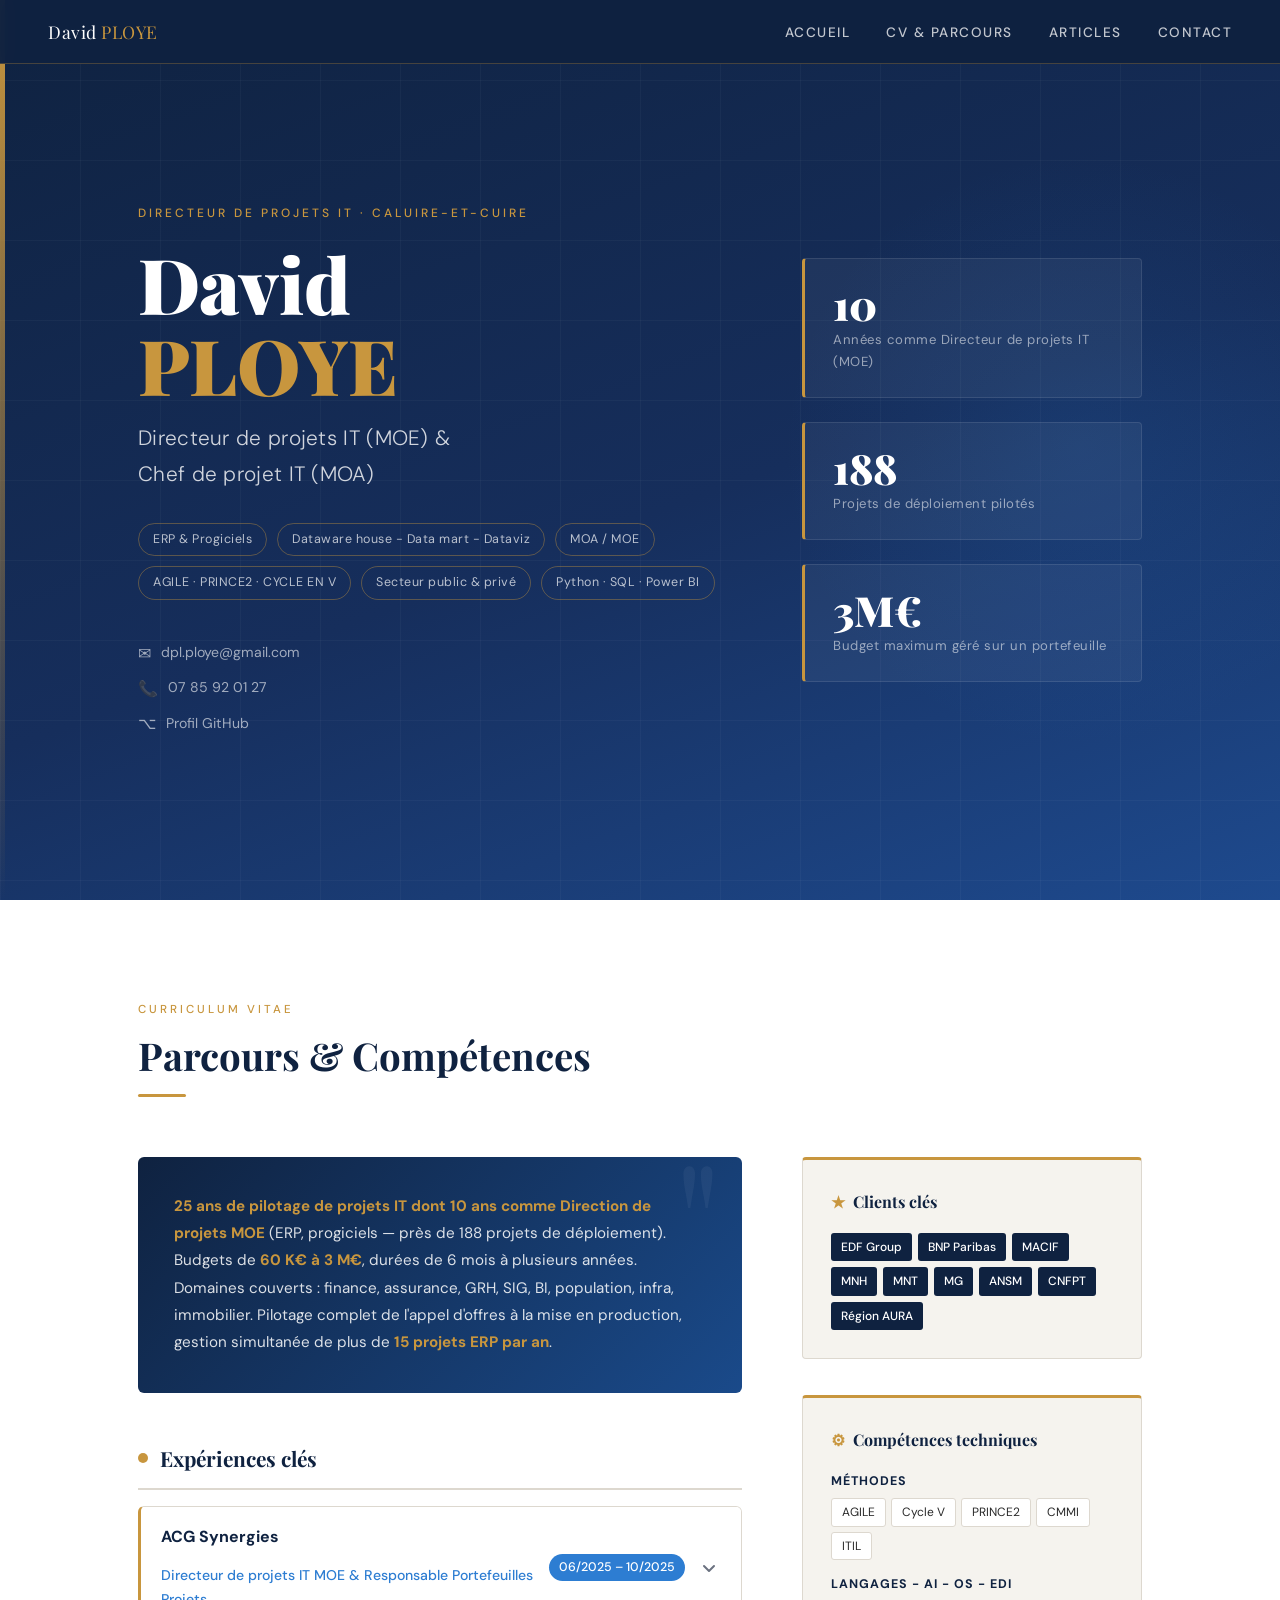
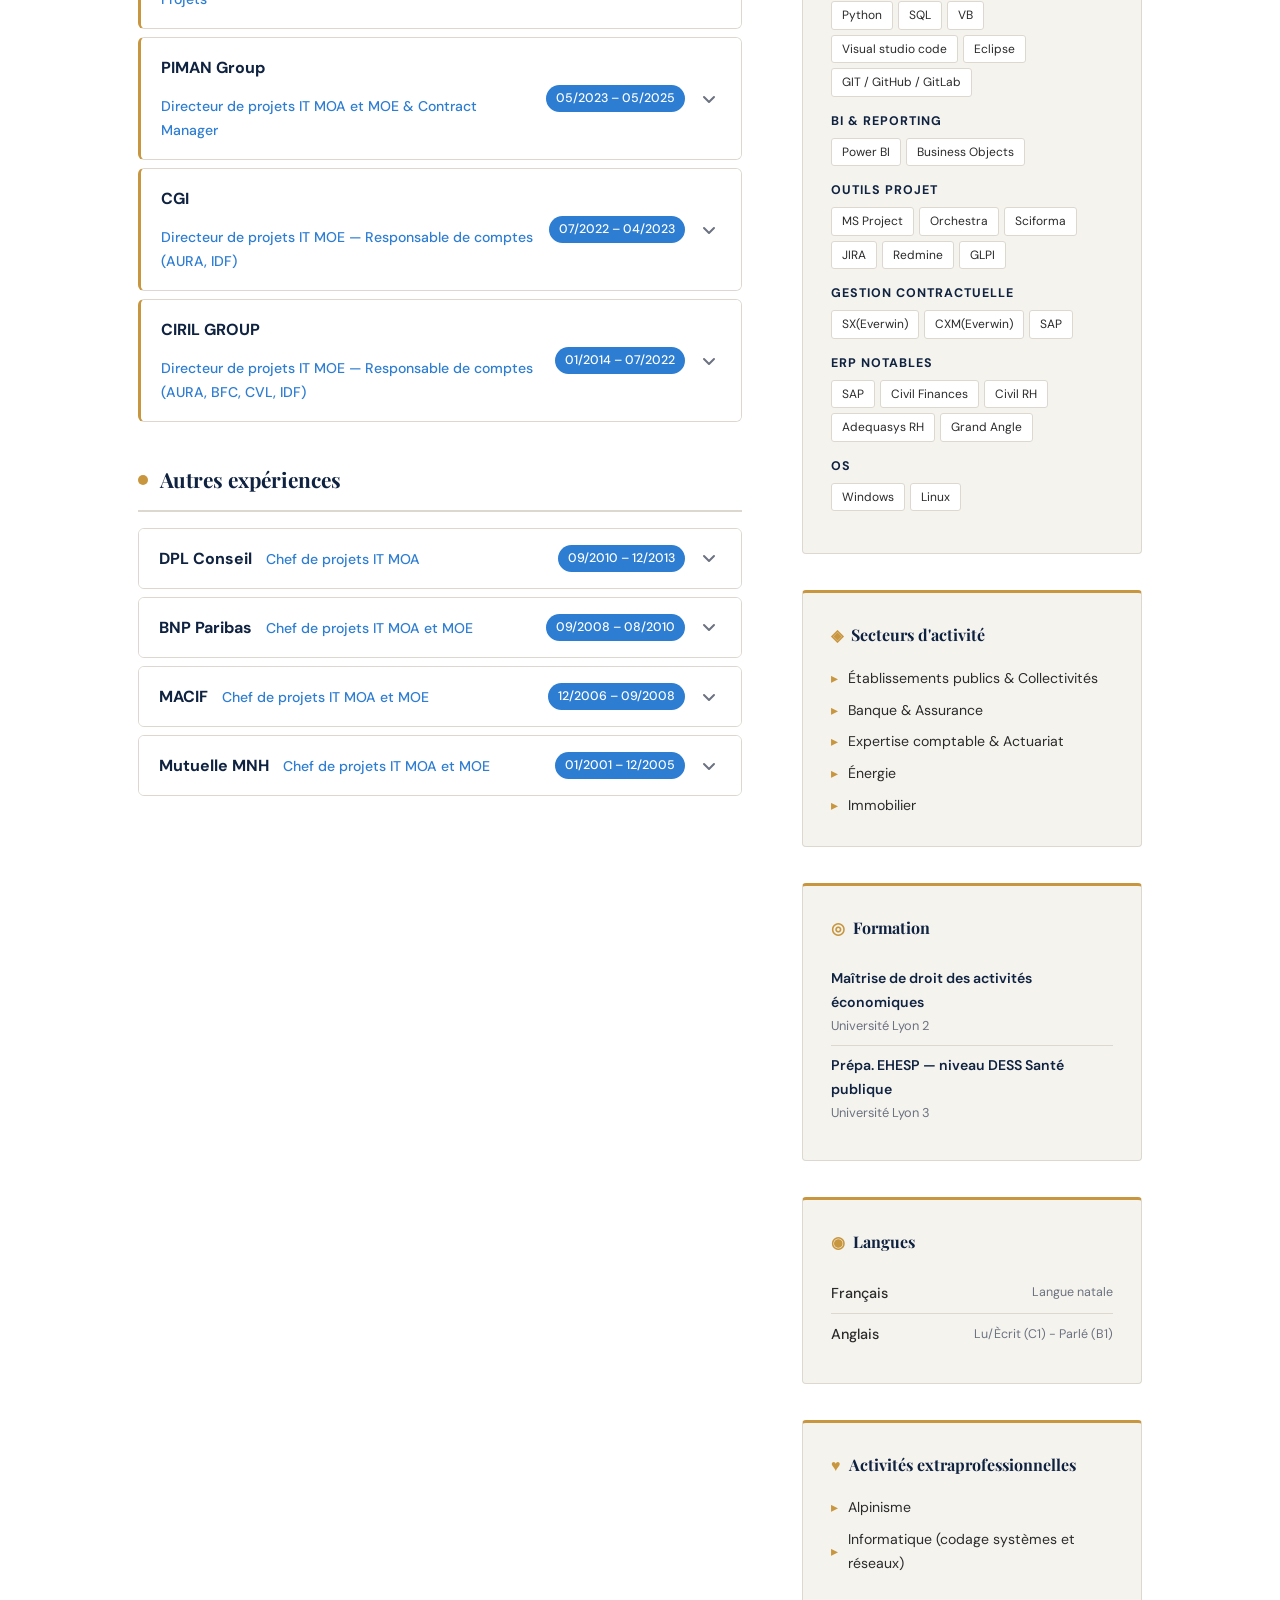
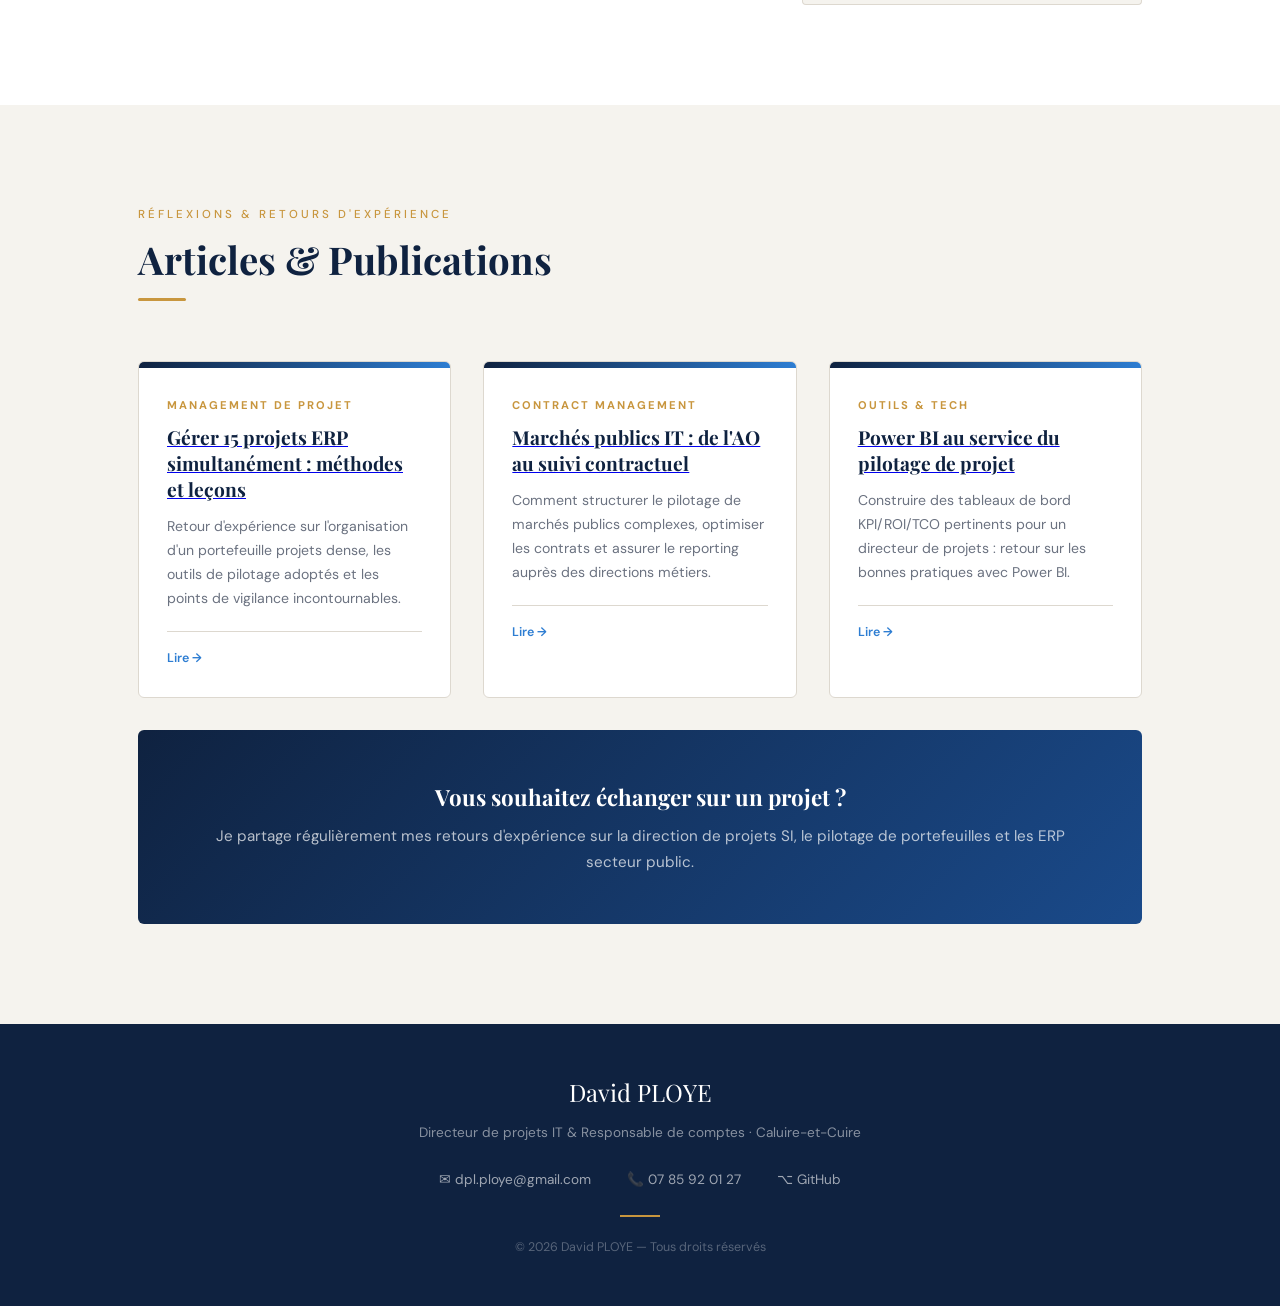
<file: index.html>
<!DOCTYPE html>
<html lang="fr">
<head>
  <meta charset="UTF-8" />
  <meta name="viewport" content="width=device-width, initial-scale=1.0"/>
  <title>David PLOYE — Directeur de projets IT (MOE)</title>
  <link rel="preconnect" href="https://fonts.googleapis.com">
  <link href="https://fonts.googleapis.com/css2?family=Playfair+Display:wght@400;700;900&family=DM+Sans:wght@300;400;500&display=swap" rel="stylesheet">
  <link rel="stylesheet" href="style.css">
</head>
<body>

<!-- ___________________________NAV _____________________-->
<nav>
  <div class="nav-brand">David <span>PLOYE</span></div>
  <ul class="nav-links">
    <li><a href="#presa">Accueil</a></li>
    <li><a href="#cv">CV & Parcours</a></li>
    <li><a href="#blog">Articles</a></li>
    <li><a href="#contact">Contact</a></li>
  </ul>
</nav>

<!-- ______________PRESA ________________________-->
<section id="presa">
  <div class="presa-grid-line"></div>
  <div class="presa-accent-bar"></div>
  <div class="presa-circle"></div>
  <div class="presa-inner">
    <div class="presa-left">
      <p class="presa-eyebrow">Directeur de projets IT · Caluire-et-Cuire</p>
      <h1 class="presa-name">David<br><em>PLOYE</em></h1>
      <p class="presa-title">Directeur de projets IT (MOE) &amp;<br>Chef de projet IT (MOA)</p>
      <div class="presa-tags">
        <span>ERP &amp; Progiciels</span>
        <span>Dataware house - Data mart - Dataviz</span>
        <span>MOA / MOE</span>
        <span>AGILE · PRINCE2 · CYCLE EN V</span>
        <span>Secteur public &amp; privé</span>
        <span>Python · SQL · Power BI</span>
      </div>
      <div class="presa-contact">
        <a href="mailto:dpl.ploye@gmail.com"><span class="icon">✉</span> dpl.ploye@gmail.com</a>
        <a href="tel:0785920127"><span class="icon">📞</span> 07 85 92 01 27</a>
        <a href="https://github.com" target="_blank"><span class="icon">⌥</span> Profil GitHub</a>
      </div>
    </div>

    <div class="presa-stats">
      <div class="stat-card">
        <div class="stat-number">10</div>
        <div class="stat-label">Années comme Directeur de projets IT (MOE)</div>
      </div>
      <div class="stat-card">
        <div class="stat-number">188</div>
        <div class="stat-label">Projets de déploiement pilotés</div>
      </div>
      <div class="stat-card">
        <div class="stat-number">3M€</div>
        <div class="stat-label">Budget maximum géré sur un portefeuille</div>
      </div>
    </div>
  </div>
</section>

<!--______________________ CV _____________________ -->
<section id="cv">
  <div class="section-wrap">
    <div class="section-header">
      <p class="section-label">Curriculum Vitae</p>
      <h2 class="section-title">Parcours &amp; Compétences</h2>
      <div class="section-rule"></div>
    </div>

    <div class="cv-grid">

      <!-- COLONNE PRINCIPALE -->
      <div>

        <div class="cv-intro">
          <p>
            <strong>25 ans de pilotage de projets IT dont 10 ans comme Direction de projets MOE</strong> (ERP, progiciels — près de 188 projets de déploiement).
            Budgets de <strong>60 K€ à 3 M€</strong>, durées de 6 mois à plusieurs années.
            Domaines couverts : finance, assurance, GRH, SIG, BI, population, infra, immobilier.
            Pilotage complet de l'appel d'offres à la mise en production, gestion simultanée de plus de
            <strong>15 projets ERP par an</strong>.
          </p>
        </div>

        <!-- ─ EXPÉRIENCES CLÉS ─ -->
        <div class="exp-section-title">
          <span class="dot"></span> Expériences clés
        </div>

        <div class="accordion">

          <!-- ACG Synergies -->
          <div class="acc-item key">
            <div class="acc-header" role="button" aria-expanded="false">
              <div class="acc-header-left">
                <span class="acc-company">ACG Synergies</span>
                <span class="acc-role">Directeur de projets IT MOE &amp; Responsable Portefeuilles Projets</span>
              </div>
              <div class="acc-header-right">
                <span class="acc-date">06/2025 – 10/2025</span>
                <span class="acc-arrow">
                  <svg width="16" height="16" viewBox="0 0 16 16" fill="none">
                    <path d="M3 6l5 5 5-5" stroke="currentColor" stroke-width="2" stroke-linecap="round" stroke-linejoin="round"/>
                  </svg>
                </span>
              </div>
            </div>
            <div class="acc-body">
              <div class="acc-body-inner">
                <div class="tl-sector">Secteur public — Immobilier — Bourg-en-Bresse</div>
                <div class="tl-desc">
                   <p><strong>Missions principales</strong></p>
                   <ul>  
                   <li>Management d'une équipe de 3 chefs de projets</li>
                   <li>Direction des projets ERP concernant l’ensemble des membres du GIE</li>
                   <li>Conception et pilotage du budget prévisionnel du GIE (partie projets et prestations)</li>
                   </ul>
                </div> 
                <div class="tl-tech">
                  <span>ARAVIS (DB2/AS400)</span><span>MySQL</span><span>Debian</span><span>Sciforma</span><span>GLPI</span><span>Windows server</span>
                </div>
              </div>
            </div>
          </div>

          <!-- PIMAN Group -->
          <div class="acc-item key">
            <div class="acc-header" role="button" aria-expanded="false">
              <div class="acc-header-left">
                <span class="acc-company">PIMAN Group</span>
                <span class="acc-role">Directeur de projets IT MOA et MOE &amp; Contract Manager</span>
              </div>
              <div class="acc-header-right">
                <span class="acc-date">05/2023 – 05/2025</span>
                <span class="acc-arrow">
                  <svg width="16" height="16" viewBox="0 0 16 16" fill="none">
                    <path d="M3 6l5 5 5-5" stroke="currentColor" stroke-width="2" stroke-linecap="round" stroke-linejoin="round"/>
                  </svg>
                </span>
              </div>
            </div>
            <div class="acc-body">
              <div class="acc-body-inner">
                <div class="tl-sector">Secteur privé — Finances &amp; RH — Lyon</div>
                <div class="tl-desc">
                  <strong>Mission CERFRANCE SSE (Réseau de Cabinet d’expertise comptable et RH) – 1 an </strong><br><br>
                  <ul>
                  <li><p><strong>Objet : </strong>Directeur de projets (pilotage de 5 projets de déploiement d’ERP ou progiciel)</p></li>
                  <li><p><strong>Domaines métiers : </strong>comptabilité, finance, contrôle de gestion, prospective économique, RH</p></li>
                  <li><p><strong>Principaux projets </strong> (dont une partie notable de développements spécifiques)</p></li>
                  <ul>
                    <li>BPP (conseil économique et financier d’exploitations agricoles – Développeur OUIDOU)</li>
                    <li>Adequays SI RH (gestion des contrats, absences, formations et GPEC – éditeur Adequasys)</li>
                    <li>IO ECF (examen de conformité fiscale – éditeur ISAGRI)</li>
                    <li>Plateforme Effinum (facturation électronique – éditeur Effinum)</li>
                    <li>DR en Saas (Déclaration de revenus – éditeur ISAGRI)</li>
                  </ul>
                  </ul>
                  <br>
                  <strong>Mission EDF Group (Département DIGIT) :</strong><br><br>
                  <ul>
                  <li><p><strong>Objet : </strong>Contract manager Senior (Marchés publics)</p></li>
                  <ul>
                    <li>Objectifs : piloter 20 de marchés publics sur les phases de build et de run (cycle de vie complet d'un marché)</li>
                    <li> Marchés : projets concernant l'acquisition de fournitures (informatique, télécom,électronique) ou de prestations (progiciel, conseil, MCO) destinés à l'équipement
                         et au fonctionnement des centrales hydroélectrique et des CNPE (Centrale Nucléaire
                         de Production d'Électricité).</li>
                    <li>Animation des ateliers de spécification et rédaction des CCTP (cahiers des charges) ainsi que les autres pièces des marchés</li>
                    <li>Rédaction des notes de cadrage et des mandats de projets</li>
                    <li>Présentation en commission des mandats de projets pour validation</li>
                    <li>Présentation à DIGIT et au CODIR des projets de marchés pour validation</li>
                    <li>Reporting d'activité auprès de DIGIT et du CODIR</li>
                    <li>Optimisation des marchés et mutualisation avec les autres filiales du groupe</li>
                    <li>Coordination d'un ensemble de chefs et directeurs de projets d'EDF et ses filiales</li>
                    <li>Évaluation des prestations et gestion du contentieux avec les fournisseurs</li>
                    <li>Gestion budgétaires de marchés en phase de run / contrôle de gestion</li>                                
                  </ul>
                    </div>
                <div class="tl-tech">
                  <span>nombreux progiciels et interfaces</span><span>OS Windows et Windows Server</span><span>OS DEBIAN</span><span>Apache</span><span>NGINX</span><span>SQL Server</span><span>MYSQL</span><span>PSQL</span><span>LAMP/WAMP</span><span>Postman</span><span>Pheonix (Blueway)</span><span>Redmine</span><span>Jira</span><span>Teams</span><span>Planisware Orchestra</span><span>SAP</span><span>Easy Vista</span>
                </div>
              </div>
            </div>
          </div>

          <!-- CGI -->
          <div class="acc-item key">
            <div class="acc-header" role="button" aria-expanded="false">
              <div class="acc-header-left">
                <span class="acc-company">CGI</span>
                <span class="acc-role">Directeur de projets IT MOE — Responsable de comptes (AURA, IDF)</span>
              </div>
              <div class="acc-header-right">
                <span class="acc-date">07/2022 – 04/2023</span>
                <span class="acc-arrow">
                  <svg width="16" height="16" viewBox="0 0 16 16" fill="none">
                    <path d="M3 6l5 5 5-5" stroke="currentColor" stroke-width="2" stroke-linecap="round" stroke-linejoin="round"/>
                  </svg>
                </span>
              </div>
            </div>
            <div class="acc-body">
              <div class="acc-body-inner">
                <div class="tl-sector">Secteur public — Finance — Lyon</div>
                <div class="tl-desc">
                  <ul>
                  <li><p><strong>Contexte: </strong>déploiement de l’ERP financier Grand Angle auprès de grands comptes (Etbs publics
nationaux, Conseils départementaux et régionaux, grandes villes). Projets de 1 à 2 ans.</p></li>
                  <li><p><strong>Missions principales : </strong></p></li>
                  <ul>
                    <li>Déploiement du logiciel financier Grand Angle au CNFPT</li>
                    <li>Responsable de comptes, région sud-est (12 clients dont la région AURA, la Métropole de Lyon)</li>
                    <li>Animation de la gouvernance client et du club utilisateur pour définir la roadmap produit</li>
                    <li>Pilotage la TMA et suivi contractuel</li>
                  </ul>
          
                </div>
                <div class="tl-tech">
                  <span>ERP Grand Angle</span><span>Oracle</span><span>Java/Angular</span><span>Apache Tomcat</span><span>Java et C</span><span>Azure</span><span>Sharepoint</span><span>Jira</span><span>MS Project</span><span>BO</span><span>OS Windows</span><span>OS Debian</span>
                </div>
              </div>
            </div>
          </div>

          <!-- CIRIL GROUP -->
          <div class="acc-item key">
            <div class="acc-header" role="button" aria-expanded="false">
              <div class="acc-header-left">
                <span class="acc-company">CIRIL GROUP</span>
                <span class="acc-role">Directeur de projets IT MOE — Responsable de comptes (AURA, BFC, CVL, IDF)</span>
              </div>
              <div class="acc-header-right">
                <span class="acc-date">01/2014 – 07/2022</span>
                <span class="acc-arrow">
                  <svg width="16" height="16" viewBox="0 0 16 16" fill="none">
                    <path d="M3 6l5 5 5-5" stroke="currentColor" stroke-width="2" stroke-linecap="round" stroke-linejoin="round"/>
                  </svg>
                </span>
              </div>
            </div>
            <div class="acc-body">
              <div class="acc-body-inner">
                <div class="tl-sector">Secteur public — Finance &amp; RH — Lyon</div>
                <div class="tl-desc">
                <ul>
                  <li><p><strong>Contexte: </strong>déploiement des ERP Civil Net RH, Finances, Enfance (principalement) auprès de grands
comptes ou de petits comptes. Environ 150 projets pilotés. Mise en œuvre de solutions d’hébergement , de télétransmission, de dématérialisation, de GED et de portails intranet.</p></li>
                  <li><p><strong>Missions principales : </strong></p></li>
                  <ul>
                    <li>Pilotage des projets ERP (10 consultants en moyenne par projet) - CA d’environ 2 M€ / an</li>
                    <li>15 projets par an essentiellement GF et RH (en moyenne) – gestion simultanée de 80 consultants</li>
                    <li>Responsable d’un parc clients (180 clients directs couvrant près de 300 établissements)</li>
                    <li>Régions : Auvergne Rhône Alpes, Bourgogne Franche-Comté, Centre Val de Loire, IDF en partie</li>
                    <li>Ingénierie vente et avant-vente à titre principal ou en support aux commerciaux lors d’AO</li>
                  </ul>

                </div>
                <div class="tl-tech">
                  <span>Oracle</span><span>PostgreSQL</span><span>Java/C</span><span>NGINX</span><span>BO</span><span>Jira</span><span>SX CXM (Everwin)</span><span>Civil Net RH</span><span>Civil Net Finances</span><span>Civil Net Enfance</span><span>Civil Net Election</span><span>CityWeb (SRCI)</span><span>Seldon Finances</span><span>IXBUS (SRCI)</span><span>GEOKEY</span><span>CMS EZ Publish</span><span>Hébergement SYNAAPS</span><span>TeamViewer</span><span>OS Windows desktop et serveur</span><span>OS Cent OS (Red Hat)</span>
                </div>
              </div>
            </div>
          </div>

        </div><!-- /accordion expériences clés -->

        <!-- ─ AUTRES EXPÉRIENCES ─ -->
        <div class="exp-section-title" style="margin-top: 40px;">
          <span class="dot"></span> Autres expériences
        </div>

        <div class="accordion">

          <!-- DPL Conseil -->
          <div class="acc-item">
            <div class="acc-header" role="button" aria-expanded="false">
              <div class="acc-header-left">
                <span class="acc-company">DPL Conseil</span>
                <span class="acc-role">Chef de projets IT MOA</span>
              </div>
              <div class="acc-header-right">
                <span class="acc-date">09/2010 – 12/2013</span>
                <span class="acc-arrow">
                  <svg width="16" height="16" viewBox="0 0 16 16" fill="none">
                    <path d="M3 6l5 5 5-5" stroke="currentColor" stroke-width="2" stroke-linecap="round" stroke-linejoin="round"/>
                  </svg>
                </span>
              </div>
            </div>
            <div class="acc-body">
              <div class="acc-body-inner">
                <div class="tl-sector">Banque / Assurance — Lyon</div>
                <div class="tl-desc">
                <ul>
                  <li><p><strong>Contexte: </strong> Adaptation ou déploiement d’ERP de plusieurs sociétés du secteur banque / assurance</p></li>
                  <li><p><strong>Missions principales : </strong></p></li>
                  <ul>
                    <li>Rédaction des cahiers des charges, spécifications fonctionnelles et techniques</li>
                    <li>Planification des projets avec les prestataires (travaux MOE et MOA)</li>
                    <li>Animation des ateliers, pilotage des tests fonctionnels et techniques</li>
                    <li>Gestion des relations avec l’éditeur, suivi financier et contrôle de la facturation</li>
                    <li>Animation des COPIL, COPROJ, COTECH et groupes de travail</li>
                  </ul>

                </div>
                <div class="tl-tech">
                  <span>SAP</span><span>MS Project</span><span>Redmine</span><span>CODA comptabilité</span><span>Axway ARE</span><span>RDJ comptabilité (interpréteur comptable)</span><span>OS Windows desktop et serveur</span><span>OS Debian</span>
                </div>
              </div>
            </div>
          </div>

          <!-- BNP Paribas -->
          <div class="acc-item">
            <div class="acc-header" role="button" aria-expanded="false">
              <div class="acc-header-left">
                <span class="acc-company">BNP Paribas</span>
                <span class="acc-role">Chef de projets IT MOA et MOE</span>
              </div>
              <div class="acc-header-right">
                <span class="acc-date">09/2008 – 08/2010</span>
                <span class="acc-arrow">
                  <svg width="16" height="16" viewBox="0 0 16 16" fill="none">
                    <path d="M3 6l5 5 5-5" stroke="currentColor" stroke-width="2" stroke-linecap="round" stroke-linejoin="round"/>
                  </svg>
                </span>
              </div>
            </div>
            <div class="acc-body">
              <div class="acc-body-inner">
                <div class="tl-sector">Banque — Paris (consultant MICROPOLE SA)</div>
                <div class="tl-desc">
                  <ul>
                  <li><p><strong>Contexte: </strong> Refonte complète du SI financier et de gestion, réorganisation des directions métiers dédiées à la gestion des produits d'assurance, délégation de gestion des produits d'épargne collective
confiée à un prestataire. Intervention comme consultant de MICROPOLE SA.</p></li>
                  <li><p><strong>Missions principales : </strong></p></li>
                  <ul>
                    <li>Pilotage de plusieurs projets informatiques simultanés</li>
                    <li>Pilotage d'une équipe de 10 pers. pour assurer l’adaptation des SI financiers aux mutations de l'ensemble du SI de gestion</li>
                  </ul>

                </div>
                <div class="tl-tech">
                  <span>SAP</span><span>AXWAY ARE/AIS/EDI</span><span>Coda comptabilité</span><span>Jira</span><span>RDJ (comptabilité et interpréteur)</span><span>OS UNIX</span><span>OS Windows desktop et serveur</span><span>MS Project</span>
                </div>
              </div>
            </div>
          </div>

          <!-- MACIF -->
          <div class="acc-item">
            <div class="acc-header" role="button" aria-expanded="false">
              <div class="acc-header-left">
                <span class="acc-company">MACIF</span>
                <span class="acc-role">Chef de projets IT MOA et MOE</span>
              </div>
              <div class="acc-header-right">
                <span class="acc-date">12/2006 – 09/2008</span>
                <span class="acc-arrow">
                  <svg width="16" height="16" viewBox="0 0 16 16" fill="none">
                    <path d="M3 6l5 5 5-5" stroke="currentColor" stroke-width="2" stroke-linecap="round" stroke-linejoin="round"/>
                  </svg>
                </span>
              </div>
            </div>
            <div class="acc-body">
              <div class="acc-body-inner">
                <div class="tl-sector">Assurance — Lille (consultant cabinet AOA)</div>
                <div class="tl-desc">
                  <ul>
                   <li><p><strong>Contexte: </strong>Absorption de la mutuelle la Famille – Création de la branche santé de la MACIF (Macif Mutualité) – Refonte de l’écosystème du SI assurantiel et du CRM – Refonte des processus métiers.
Intervention comme consultant du cabinet d’actuariat AOA.</p></li>
                   <li><p><strong>Missions principales : </strong></p></li>
                  <ul>
                    <li>Manager une équipe projet de 8 personnes dans le centre de gestion de Lille en vue d'assurer le développement et le déploiement de l'ERP SN Santé (gestion des prestations, et des contrats de santé)</li>
                    <li>Déployer l'ensemble de l'organisation et dispenser les formations permettant l’utilisation de l'ERP (gestion des prestations et des contrats, CRM, télétransmissions, compte d’exploitation)</li>
                    <li>Suivi de l'équipe de production « gestion des contrats » (30 pers.) pour répondre aux critères de certification établis par les normes de qualité ISO 9001 (AFNOR).</li>
                  </ul>

                </div>
                <div class="tl-tech">
                  <span>SN Santé(Oracle, Apache, Java)</span><span>AS400 ESQUIF/ANETO</span><span>Oracle</span><span>BO</span><span>MS Project</span><span>Jira</span><span>OS Windows desktop et serveur</span><span>OS 400</span>
                </div>
              </div>
            </div>
          </div>

          <!-- Mutuelle MNH -->
          <div class="acc-item">
            <div class="acc-header" role="button" aria-expanded="false">
              <div class="acc-header-left">
                <span class="acc-company">Mutuelle MNH</span>
                <span class="acc-role">Chef de projets IT MOA et MOE</span>
              </div>
              <div class="acc-header-right">
                <span class="acc-date">01/2001 – 12/2005</span>
                <span class="acc-arrow">
                  <svg width="16" height="16" viewBox="0 0 16 16" fill="none">
                    <path d="M3 6l5 5 5-5" stroke="currentColor" stroke-width="2" stroke-linecap="round" stroke-linejoin="round"/>
                  </svg>
                </span>
              </div>
            </div>
            <div class="acc-body">
              <div class="acc-body-inner">
                <div class="tl-sector">Assurance — Lyon</div>
                <div class="tl-desc">
                <ul>
                   <li><p><strong>Contexte: </strong>création en janvier 2001 de la plateforme téléphonique d'information et de conseil ensanté «&nbsp;Ligne Claire&nbsp;» pour le compte des Mutuelles Nationale Hospitalière, Mutuelle Nationale Territoriale et Mutuelle générale (environ 3,1 M de bénéficiaires).             </p></li>
                   <li><p><strong>Missions principales : </strong></p></li>
                  <ul>
                    <li>Pilotage du projet de conception du progiciel TP Assur (analyse des soins dentaires et matériels optiques), d’un site WEB d’information en santé et d’un Intranet (base de connaissances métiers)</li>
                    <li>Management d'une équipe projet de 5 pers. pour créer un service d'étude des devis (soins dentaires / matériels optiques) et de conseils destinés aux adhérents</li>
                    <li>Assurer la formation continue de l’ensemble du personnel</li>
                    <li>Assurer le suivi de la TMA et représenter la société auprès du club utilisateur de l’éditeur</li>
                    <li>Internaliser les compétences de paramétrage de TP Assur par rétro-ingénierie et paramétrer les règles de gestion(développement en visual basic et langage ad hoc)</li>
                  </ul>

                </div>
                <div class="tl-tech">
                  <span>TP Assur(Oracle, Apache, Java)</span><span>Jira</span><span>CRM Conso+</span><span>BO</span><span>OS Windows desktop et serveur</span><span>OS Linux</span>
                </div>
              </div>
            </div>
          </div>

        </div><!-- /accordion autres expériences -->

      </div><!-- /col principale -->

      <!-- SIDEBAR -->
      <div class="cv-sidebar">

        <div class="sidebar-block">
          <div class="sb-title"><span class="icon">★</span> Clients clés</div>
          <div class="client-grid">
            <span class="client-pill">EDF Group</span>
            <span class="client-pill">BNP Paribas</span>
            <span class="client-pill">MACIF</span>
            <span class="client-pill">MNH</span>
            <span class="client-pill">MNT</span>
            <span class="client-pill">MG</span>
            <span class="client-pill">ANSM</span>
            <span class="client-pill">CNFPT</span>
            <span class="client-pill">Région AURA</span>
          </div>
        </div>

        <div class="sidebar-block">
          <div class="sb-title"><span class="icon">⚙</span> Compétences techniques</div>
          <div class="skill-group">
            <div class="skill-group-name">Méthodes</div>
            <div class="skill-pills">
              <span>AGILE</span><span>Cycle V</span><span>PRINCE2</span>
              <span>CMMI</span><span>ITIL</span>
            </div>
          </div>
          <div class="skill-group">
            <div class="skill-group-name">Langages - AI - OS - EDI</div>
            <div class="skill-pills">
              <span>Python</span><span>SQL</span><span>VB</span>
              <span>Visual studio code</span><span>Eclipse</span><span>GIT / GitHub / GitLab</span>
            </div>
          </div>
          <div class="skill-group">
            <div class="skill-group-name">BI &amp; Reporting</div>
            <div class="skill-pills">
              <span>Power BI</span><span>Business Objects</span>
            </div>
          </div>
          <div class="skill-group">
            <div class="skill-group-name">Outils projet</div>
            <div class="skill-pills">
              <span>MS Project</span><span>Orchestra</span><span>Sciforma</span>
              <span>JIRA</span><span>Redmine</span><span>GLPI</span>
            </div>
          </div>
          <div class="skill-group">
            <div class="skill-group-name">Gestion contractuelle</div>
            <div class="skill-pills">
              <span>SX(Everwin)</span><span>CXM(Everwin)</span><span>SAP</span>
            </div>
          </div>
          <div class="skill-group">
            <div class="skill-group-name">ERP Notables</div>
            <div class="skill-pills">
              <span>SAP</span><span>Civil Finances</span><span>Civil RH</span>
              <span>Adequasys RH</span><span>Grand Angle</span>
            </div>
          </div>
          <div class="skill-group">
            <div class="skill-group-name">OS</div>
            <div class="skill-pills"><span>Windows</span><span>Linux</span></div>
          </div>
        </div>

        <div class="sidebar-block">
          <div class="sb-title"><span class="icon">◈</span> Secteurs d'activité</div>
          <ul class="sector-list">
            <li>Établissements publics &amp; Collectivités</li>
            <li>Banque &amp; Assurance</li>
            <li>Expertise comptable &amp; Actuariat</li>
            <li>Énergie</li>
            <li>Immobilier</li>
          </ul>
        </div>

        <div class="sidebar-block">
          <div class="sb-title"><span class="icon">◎</span> Formation</div>
          <div class="formation-item">
            <div class="formation-title">Maîtrise de droit des activités économiques</div>
            <div class="formation-school">Université Lyon 2</div>
          </div>
          <div class="formation-item">
            <div class="formation-title">Prépa. EHESP — niveau DESS Santé publique</div>
            <div class="formation-school">Université Lyon 3</div>
          </div>
        </div>

        <div class="sidebar-block">
          <div class="sb-title"><span class="icon">◉</span> Langues</div>
          <div class="lang-item">
            <span class="lang-name">Français</span>
            <span class="lang-level">Langue natale</span>
          </div>
          <div class="lang-item">
            <span class="lang-name">Anglais</span>
            <span class="lang-level">Lu/Ècrit (C1) - Parlé (B1)</span>
          </div>
          
        </div>
         <div class="sidebar-block">
          <div class="sb-title"><span class="icon">♥</span> Activités extraprofessionnelles</div>
          <ul class="sector-list">
            <li>Alpinisme</li>
            <li>Informatique (codage systèmes et réseaux)</li>
          </ul>
        </div>

      </div><!-- /sidebar -->
    </div><!-- /cv-grid -->
  </div>
</section>

<!-- ════════════════════ BLOG ════════════════════ -->
<section id="blog">
  <div class="section-wrap">
    <div class="section-header">
      <p class="section-label">Réflexions &amp; Retours d'expérience</p>
      <h2 class="section-title">Articles &amp; Publications</h2>
      <div class="section-rule"></div>
    </div>

    <div class="blog-grid">

      <div class="blog-card">
        <div class="blog-card-top"></div>
        <div class="blog-card-body">
          <div class="blog-tag">Management de projet</div>
            <a href="Articles/article-erp-delivery.html">
          <div class="blog-card-title">Gérer 15 projets ERP simultanément : méthodes et leçons</div>
            </a>
          <div class="blog-card-excerpt">Retour d'expérience sur l'organisation d'un portefeuille projets dense, les outils de pilotage adoptés et les points de vigilance incontournables.</div>
          <div class="blog-card-footer">
            <a href="Articles/article-erp-delivery.html" class="read-link">Lire →</a>
          </div>
        </div>
      </div>

      <div class="blog-card">
        <div class="blog-card-top"></div>
        <div class="blog-card-body">
          <div class="blog-tag">Contract Management</div>
            <a href="Articles/article-cm.html">
          <div class="blog-card-title">Marchés publics IT : de l'AO au suivi contractuel</div>
            </a>
          <div class="blog-card-excerpt">Comment structurer le pilotage de marchés publics complexes, optimiser les contrats et assurer le reporting auprès des directions métiers.</div>
          <div class="blog-card-footer">
            <a href="Articles/article-cm.html" class="read-link">Lire →</a>
          </div>
        </div>
      </div>

      <div class="blog-card">
        <div class="blog-card-top"></div>
        <div class="blog-card-body">
          <div class="blog-tag">Outils &amp; Tech</div>
          <a href="Articles/article-powerbi-pilotage-projet.html">
          <div class="blog-card-title">Power BI au service du pilotage de projet</div>
           </a>
          <div class="blog-card-excerpt">Construire des tableaux de bord KPI/ROI/TCO pertinents pour un directeur de projets : retour sur les bonnes pratiques avec Power BI.</div>
          <div class="blog-card-footer">
            <a href="Articles/article-powerbi-pilotage-projet.html" class="read-link">Lire →</a>
          </div>
        </div>
      </div>

      <div class="blog-placeholder">
        <h3 style="font-family:'Playfair Display',serif; font-size:1.4rem;">
          Vous souhaitez échanger sur un projet ?
        </h3>
        <p>Je partage régulièrement mes retours d'expérience sur la direction de projets SI, le pilotage de portefeuilles et les ERP secteur public.</p>
      </div>

    </div>
  </div>
</section>

<!-- ________________________FOOTER / CONTACT _______________________ -->
<footer id="contact">
  <div class="footer-name">David PLOYE</div>
  <div class="footer-sub">Directeur de projets IT &amp; Responsable de comptes · Caluire-et-Cuire</div>
  <div class="footer-contact-row">
    <a href="mailto:dpl.ploye@gmail.com">✉ dpl.ploye@gmail.com</a>
    <a href="tel:0785920127">📞 07 85 92 01 27</a>
    <a href="https://github.com" target="_blank">⌥ GitHub</a>
  </div>
  <div class="footer-divider"></div>
  <div class="footer-copy">© 2026 David PLOYE — Tous droits réservés</div>
</footer>

<!-- _____________________ACCORDION JS ________________-->

<script src="script.js"></script>

</body>
</html>
</file>
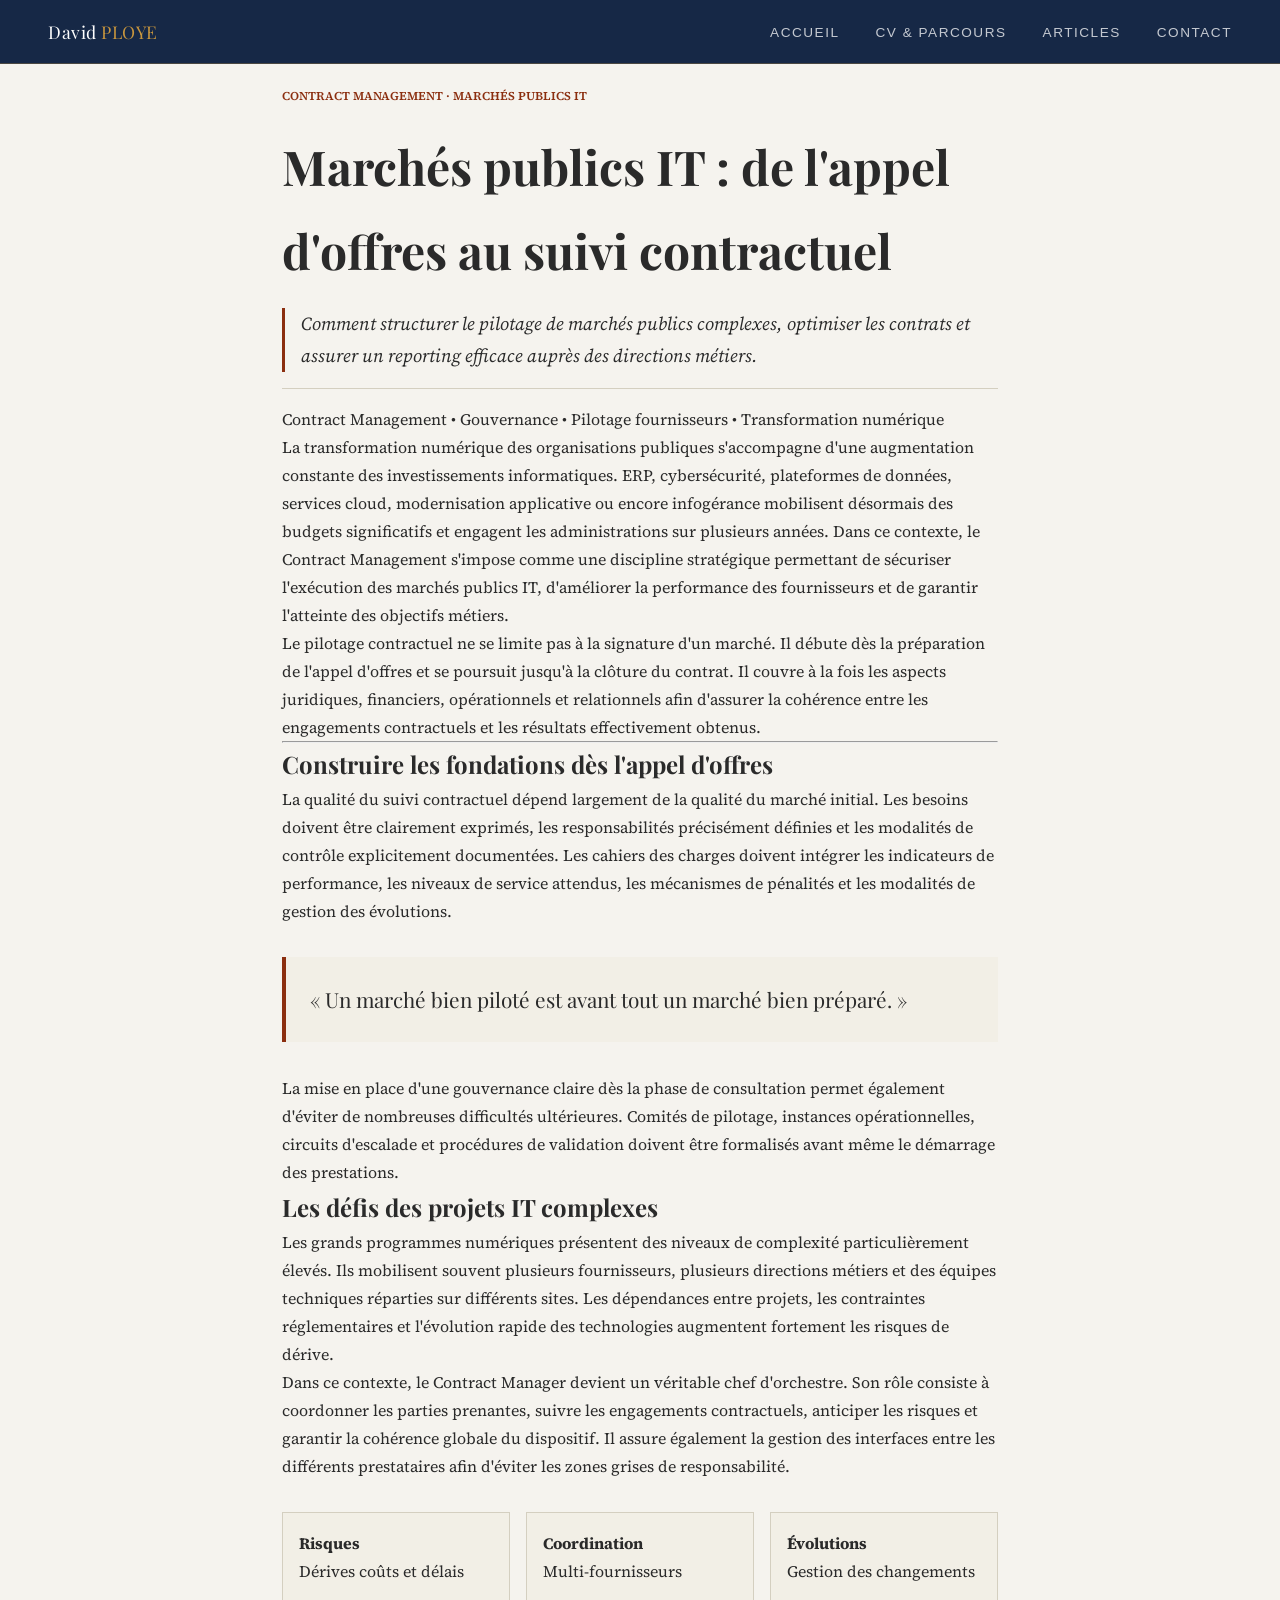
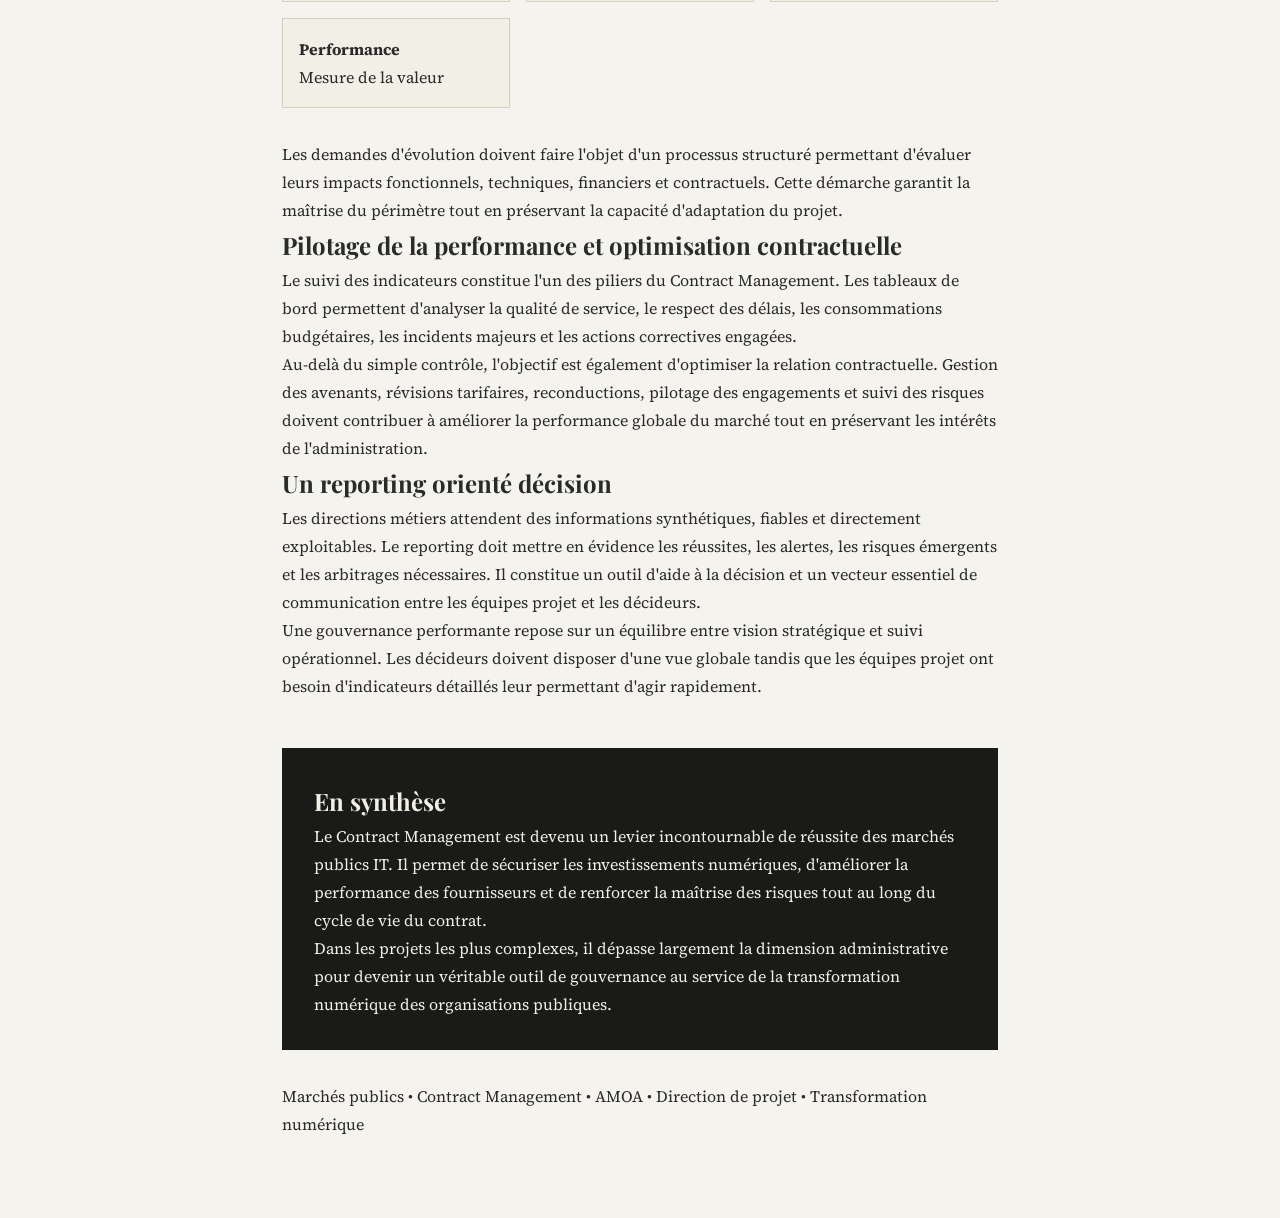
<file: Articles/article-cm.html>
<!DOCTYPE html>
<html lang="fr">
<head>
<meta charset="UTF-8">
<meta name="viewport" content="width=device-width, initial-scale=1.0">
<title>Marchés publics IT : de l'appel d'offres au suivi contractuel</title>
<link rel="preconnect" href="https://fonts.googleapis.com">
<link href="https://fonts.googleapis.com/css2?family=Playfair+Display:wght@400;700&family=Source+Serif+4:wght@300;400;600&display=swap" rel="stylesheet">
<link rel="stylesheet" href="styleA1.css">
</head>
<body>

<nav>
  <div class="nav-brand">David <span>PLOYE</span></div>
  <ul class="nav-links">
    <li><a href="https://lyxsys.github.io/index.html">Accueil</a></li>
    <li><a href="https://lyxsys.github.io/index.html#cv">CV & Parcours</a></li>
    <li><a href="https://lyxsys.github.io/index.html#blog">Articles</a></li>
    <li><a href="index.html#contact">Contact</a></li>
  </ul>
</nav>

<article class="page" style="max-width:780px;margin:0 auto;padding:5rem 2rem;font-family:'Source Serif 4',serif;line-height:1.75;">

<header class="article-header">
<span class="tag" style="color:#8b2e0f;text-transform:uppercase;font-size:.75rem;font-weight:600;">Contract Management · Marchés Publics IT</span>

<h1 style="font-family:'Playfair Display',serif;font-size:3rem;margin:1rem 0;">
Marchés publics IT : de l'appel d'offres au suivi contractuel
</h1>

<p style="border-left:3px solid #8b2e0f;padding-left:1rem;font-style:italic;font-size:1.15rem;">
Comment structurer le pilotage de marchés publics complexes, optimiser les contrats et assurer un reporting efficace auprès des directions métiers.
</p>

<div style="border-top:1px solid #d4cfc0;padding-top:1rem;margin-top:1rem;">
Contract Management • Gouvernance • Pilotage fournisseurs • Transformation numérique
</div>
</header>

<section>
<p>
La transformation numérique des organisations publiques s'accompagne d'une augmentation constante des investissements informatiques. ERP, cybersécurité, plateformes de données, services cloud, modernisation applicative ou encore infogérance mobilisent désormais des budgets significatifs et engagent les administrations sur plusieurs années. Dans ce contexte, le Contract Management s'impose comme une discipline stratégique permettant de sécuriser l'exécution des marchés publics IT, d'améliorer la performance des fournisseurs et de garantir l'atteinte des objectifs métiers.
</p>

<p>
Le pilotage contractuel ne se limite pas à la signature d'un marché. Il débute dès la préparation de l'appel d'offres et se poursuit jusqu'à la clôture du contrat. Il couvre à la fois les aspects juridiques, financiers, opérationnels et relationnels afin d'assurer la cohérence entre les engagements contractuels et les résultats effectivement obtenus.
</p>
</section>

<hr>

<section>
<h2 style="font-family:'Playfair Display',serif;">Construire les fondations dès l'appel d'offres</h2>

<p>
La qualité du suivi contractuel dépend largement de la qualité du marché initial. Les besoins doivent être clairement exprimés, les responsabilités précisément définies et les modalités de contrôle explicitement documentées. Les cahiers des charges doivent intégrer les indicateurs de performance, les niveaux de service attendus, les mécanismes de pénalités et les modalités de gestion des évolutions.
</p>

<div style="background:#f2efe6;border-left:4px solid #8b2e0f;padding:1.5rem;margin:2rem 0;">
<p style="font-family:'Playfair Display',serif;font-size:1.3rem;margin:0;">
« Un marché bien piloté est avant tout un marché bien préparé. »
</p>
</div>

<p>
La mise en place d'une gouvernance claire dès la phase de consultation permet également d'éviter de nombreuses difficultés ultérieures. Comités de pilotage, instances opérationnelles, circuits d'escalade et procédures de validation doivent être formalisés avant même le démarrage des prestations.
</p>
</section>

<section>
<h2 style="font-family:'Playfair Display',serif;">Les défis des projets IT complexes</h2>

<p>
Les grands programmes numériques présentent des niveaux de complexité particulièrement élevés. Ils mobilisent souvent plusieurs fournisseurs, plusieurs directions métiers et des équipes techniques réparties sur différents sites. Les dépendances entre projets, les contraintes réglementaires et l'évolution rapide des technologies augmentent fortement les risques de dérive.
</p>

<p>
Dans ce contexte, le Contract Manager devient un véritable chef d'orchestre. Son rôle consiste à coordonner les parties prenantes, suivre les engagements contractuels, anticiper les risques et garantir la cohérence globale du dispositif. Il assure également la gestion des interfaces entre les différents prestataires afin d'éviter les zones grises de responsabilité.
</p>

<div style="display:grid;grid-template-columns:repeat(auto-fit,minmax(180px,1fr));gap:1rem;margin:2rem 0;">
<div style="background:#f2efe6;padding:1rem;border:1px solid #d4cfc0;"><strong>Risques</strong><br>Dérives coûts et délais</div>
<div style="background:#f2efe6;padding:1rem;border:1px solid #d4cfc0;"><strong>Coordination</strong><br>Multi-fournisseurs</div>
<div style="background:#f2efe6;padding:1rem;border:1px solid #d4cfc0;"><strong>Évolutions</strong><br>Gestion des changements</div>
<div style="background:#f2efe6;padding:1rem;border:1px solid #d4cfc0;"><strong>Performance</strong><br>Mesure de la valeur</div>
</div>

<p>
Les demandes d'évolution doivent faire l'objet d'un processus structuré permettant d'évaluer leurs impacts fonctionnels, techniques, financiers et contractuels. Cette démarche garantit la maîtrise du périmètre tout en préservant la capacité d'adaptation du projet.
</p>
</section>

<section>
<h2 style="font-family:'Playfair Display',serif;">Pilotage de la performance et optimisation contractuelle</h2>

<p>
Le suivi des indicateurs constitue l'un des piliers du Contract Management. Les tableaux de bord permettent d'analyser la qualité de service, le respect des délais, les consommations budgétaires, les incidents majeurs et les actions correctives engagées.
</p>

<p>
Au-delà du simple contrôle, l'objectif est également d'optimiser la relation contractuelle. Gestion des avenants, révisions tarifaires, reconductions, pilotage des engagements et suivi des risques doivent contribuer à améliorer la performance globale du marché tout en préservant les intérêts de l'administration.
</p>
</section>

<section>
<h2 style="font-family:'Playfair Display',serif;">Un reporting orienté décision</h2>

<p>
Les directions métiers attendent des informations synthétiques, fiables et directement exploitables. Le reporting doit mettre en évidence les réussites, les alertes, les risques émergents et les arbitrages nécessaires. Il constitue un outil d'aide à la décision et un vecteur essentiel de communication entre les équipes projet et les décideurs.
</p>

<p>
Une gouvernance performante repose sur un équilibre entre vision stratégique et suivi opérationnel. Les décideurs doivent disposer d'une vue globale tandis que les équipes projet ont besoin d'indicateurs détaillés leur permettant d'agir rapidement.
</p>
</section>

<div style="background:#1a1a18;color:#f2efe6;padding:2rem;margin-top:3rem;">
<h2 style="font-family:'Playfair Display',serif;color:#f2efe6;">En synthèse</h2>
<p>
Le Contract Management est devenu un levier incontournable de réussite des marchés publics IT. Il permet de sécuriser les investissements numériques, d'améliorer la performance des fournisseurs et de renforcer la maîtrise des risques tout au long du cycle de vie du contrat.
</p>
<p>
Dans les projets les plus complexes, il dépasse largement la dimension administrative pour devenir un véritable outil de gouvernance au service de la transformation numérique des organisations publiques.
</p>
</div>

<div style="margin-top:2rem;">
<span>Marchés publics</span> • <span>Contract Management</span> • <span>AMOA</span> • <span>Direction de projet</span> • <span>Transformation numérique</span>
</div>

</article>
</body>
</html>
</file>
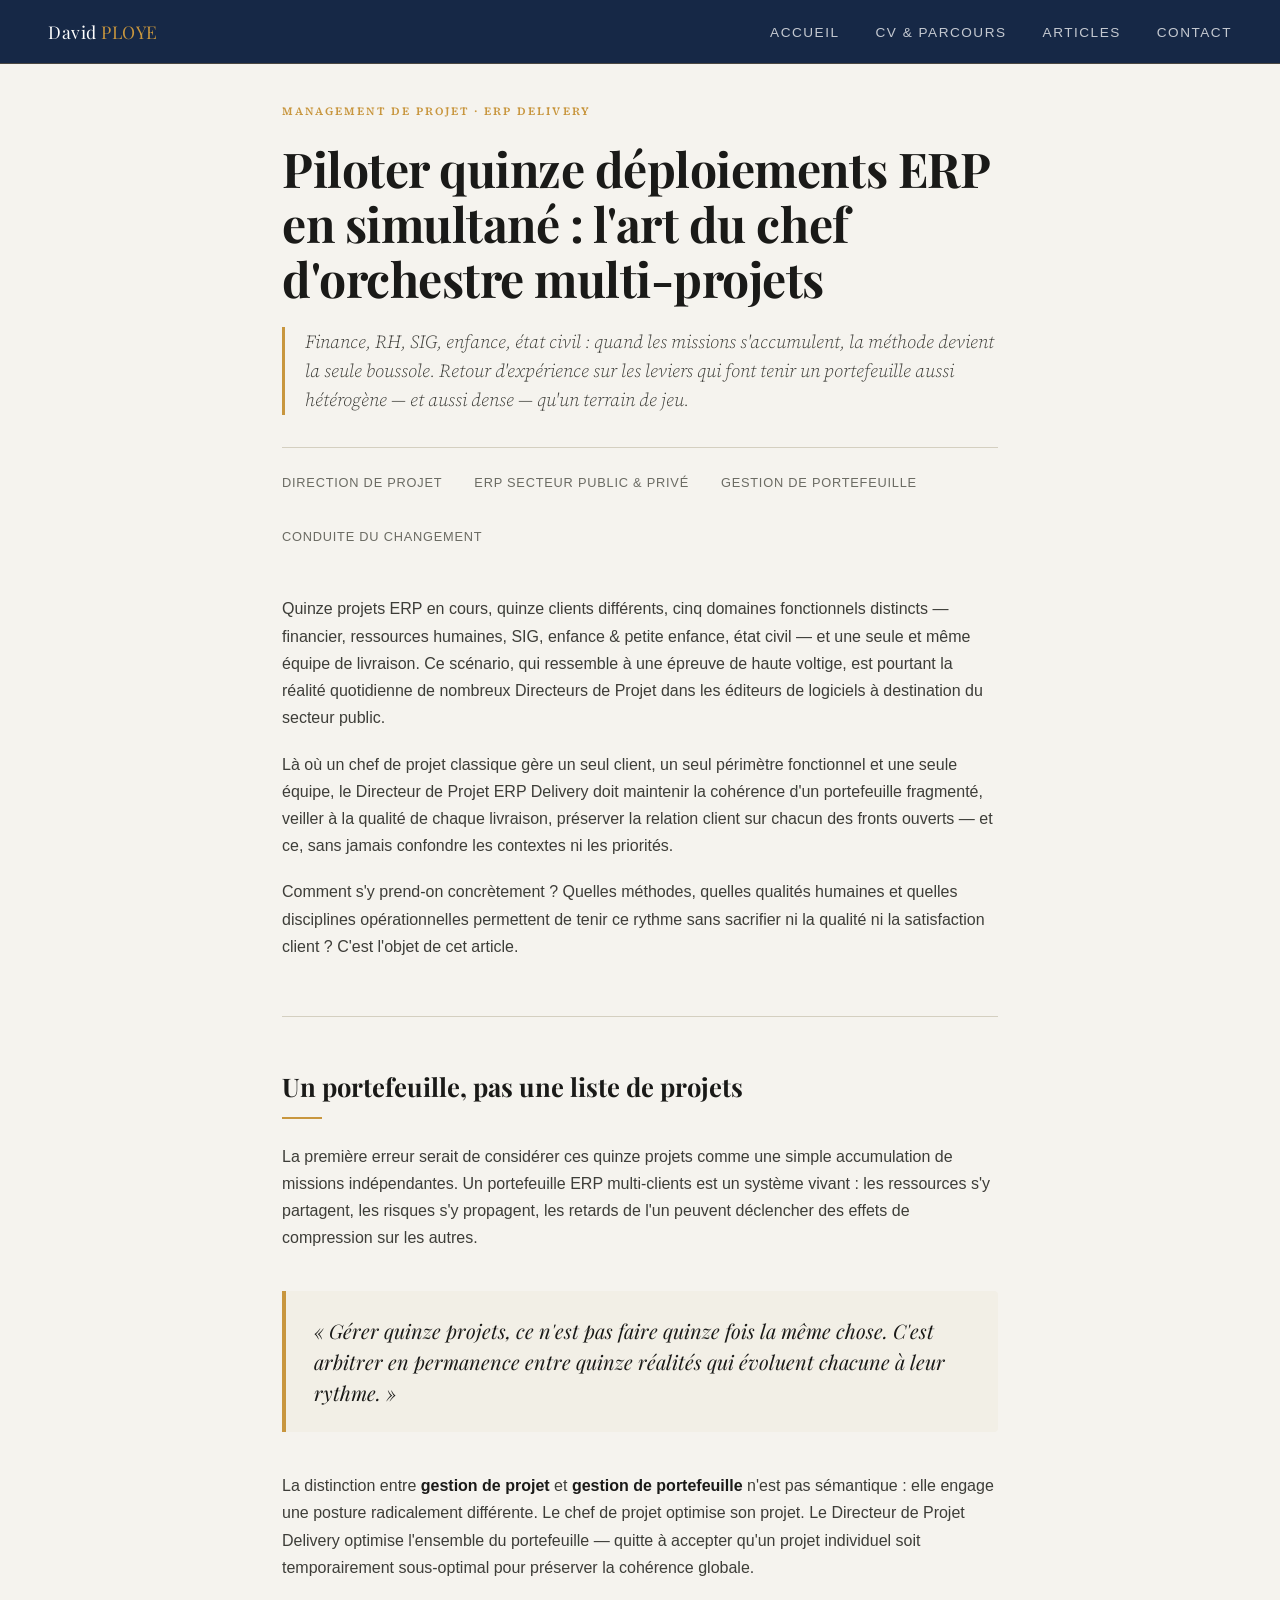
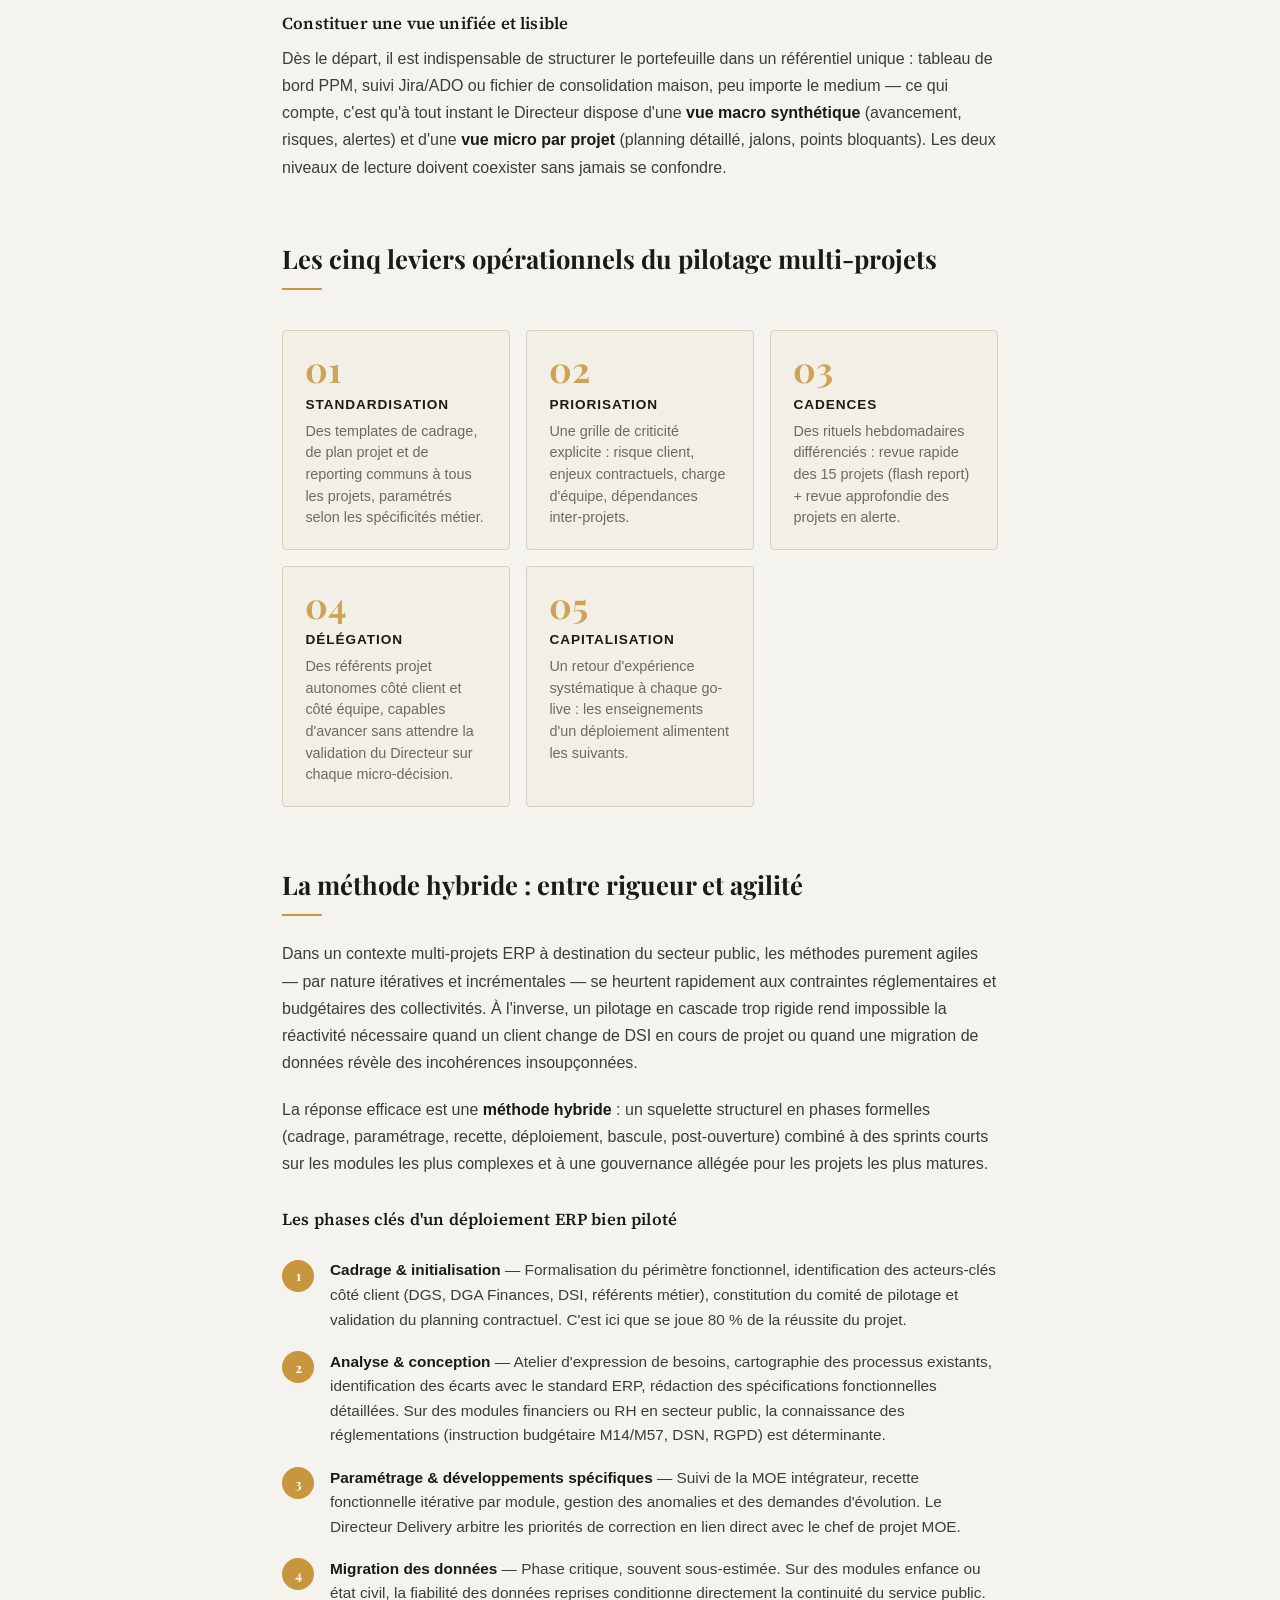
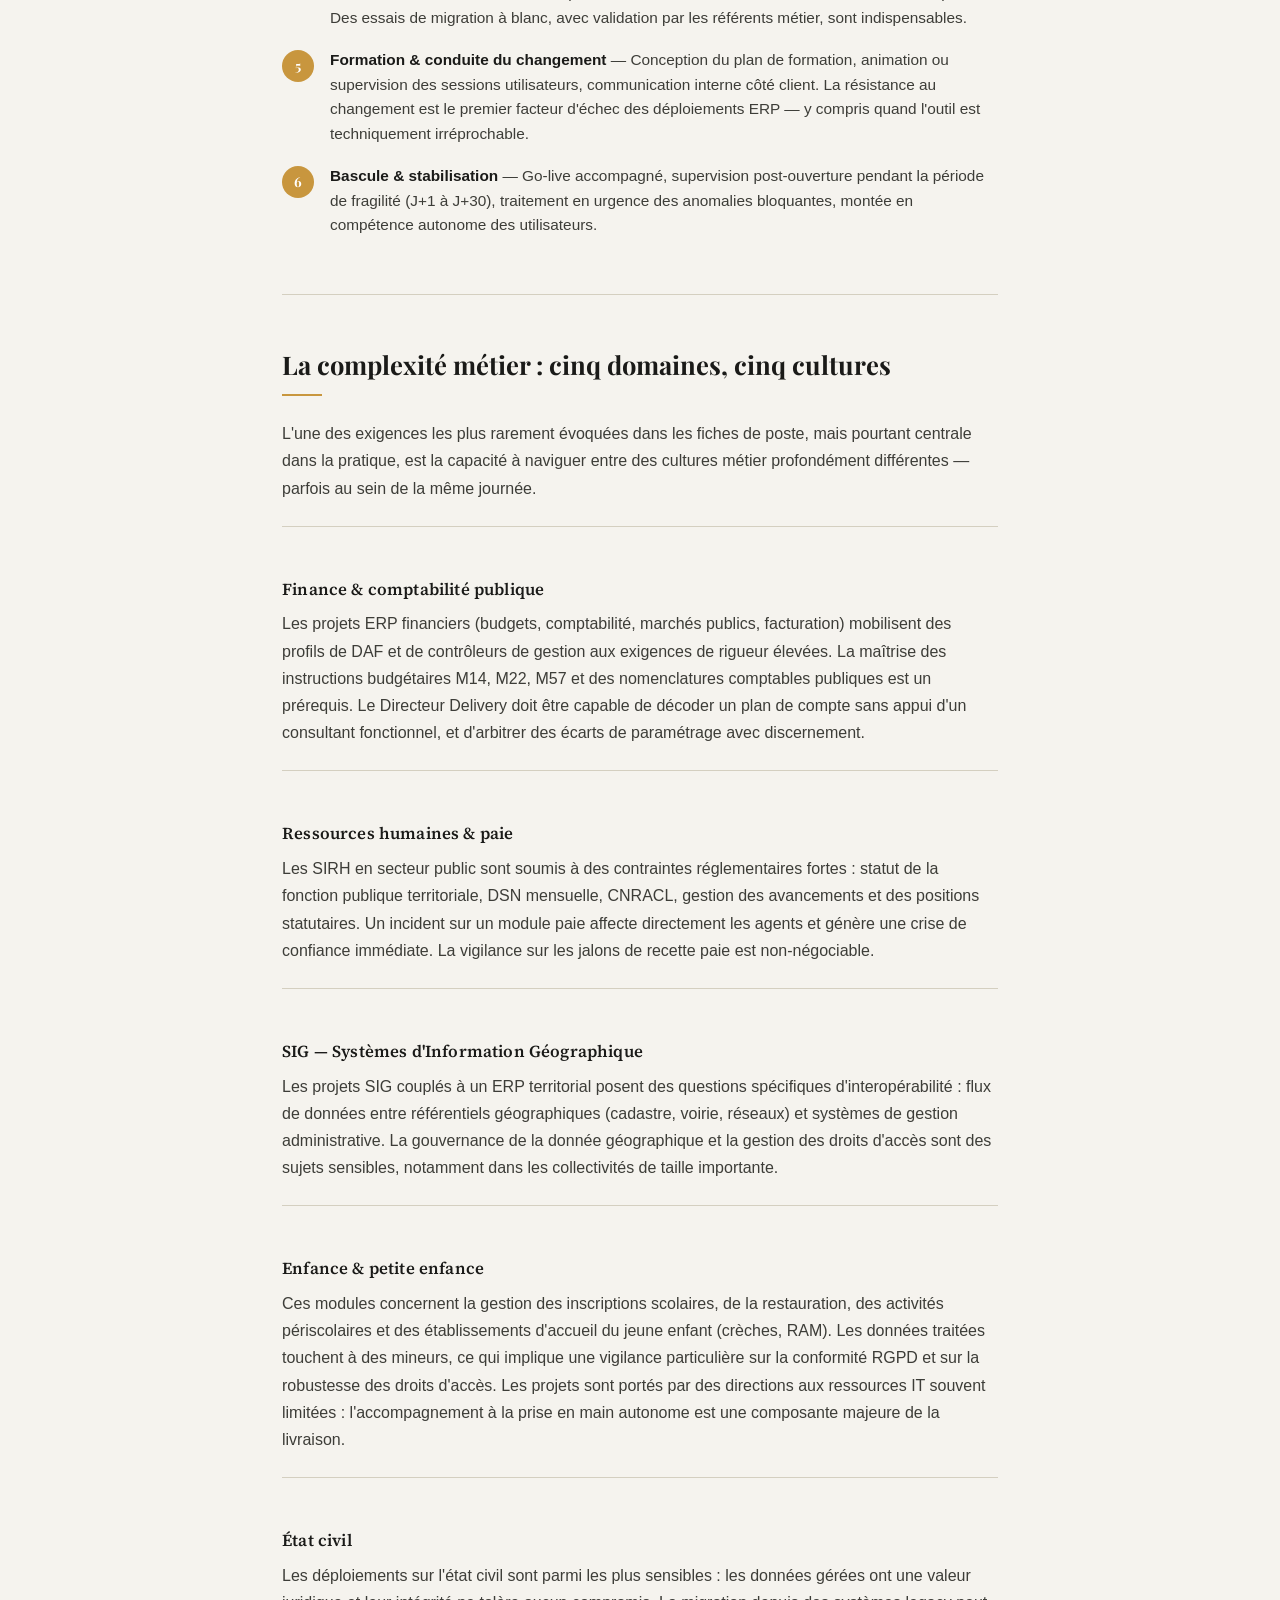
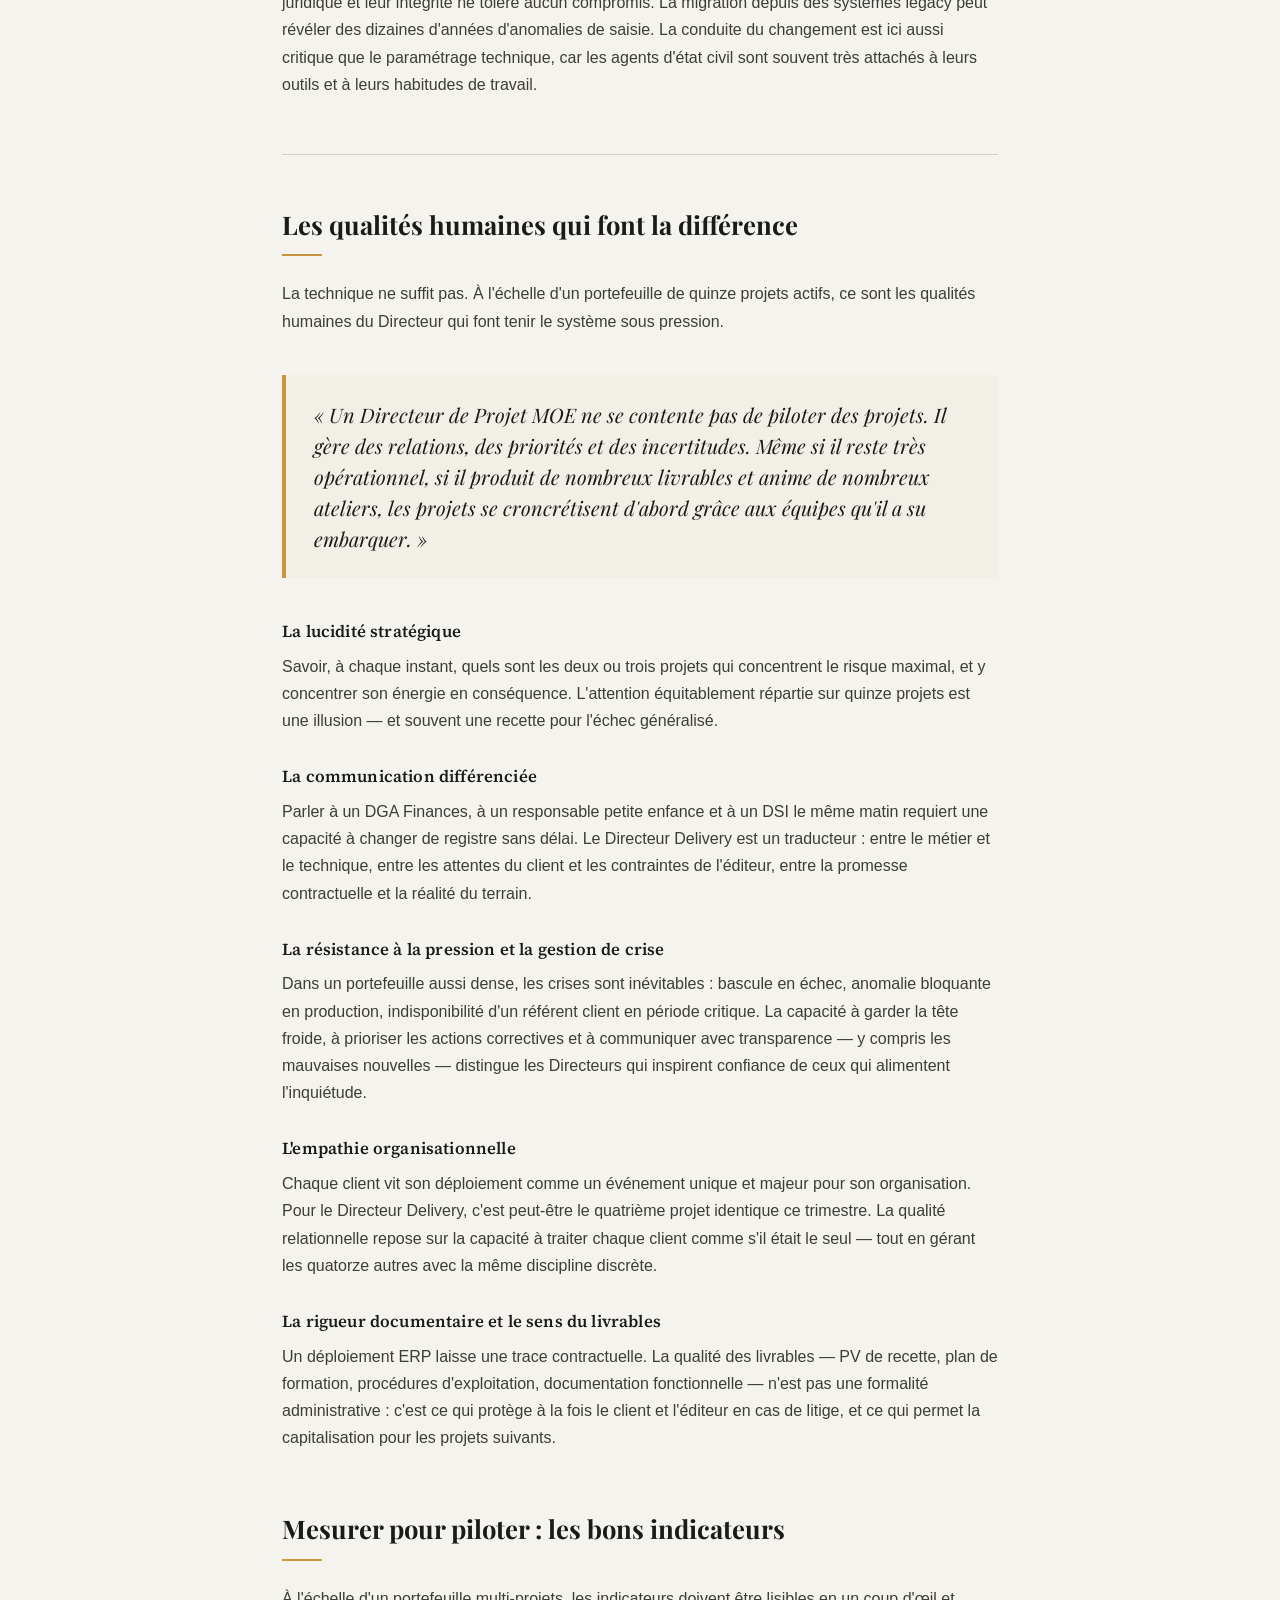
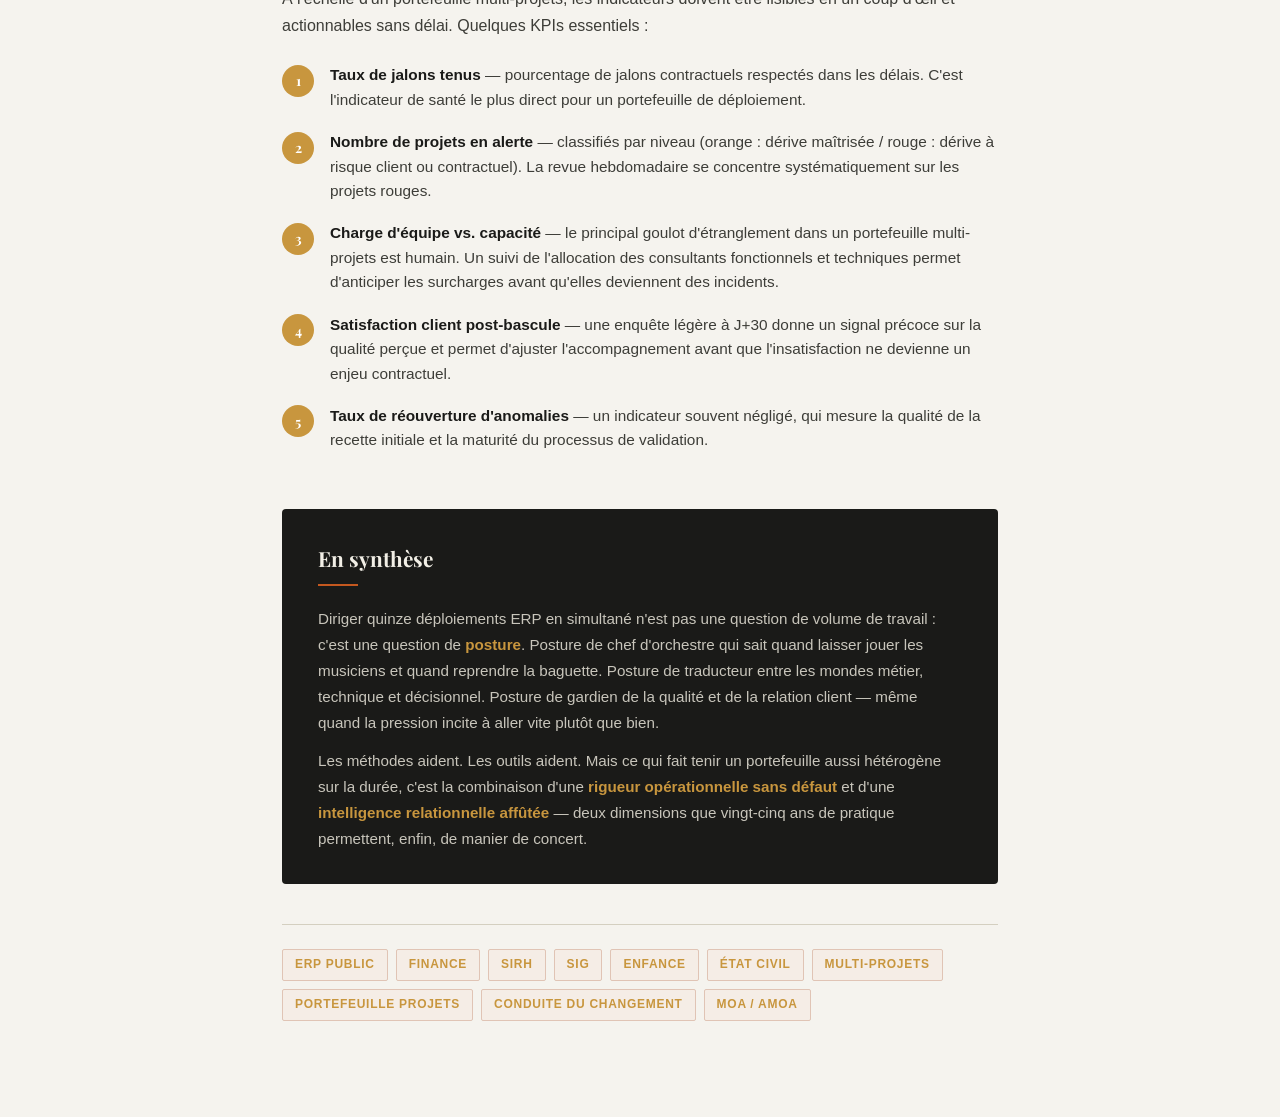
<file: Articles/article-erp-delivery.html>
<!DOCTYPE html>
<html lang="fr">
<head>
<meta charset="UTF-8">
<meta name="viewport" content="width=device-width, initial-scale=1.0">
<title>Directeur de Projet ERP Delivery — Piloter 15 déploiements en simultané</title>
<link rel="preconnect" href="https://fonts.googleapis.com">
<link href="https://fonts.googleapis.com/css2?family=Playfair+Display:wght@400;700&family=Source+Serif+4:ital,wght@0,300;0,400;0,600;1,300;1,400&display=swap" rel="stylesheet">


<style>
  *, *::before, *::after { box-sizing: border-box; margin: 0; padding: 0; }

  :root {
    --ink: #1a1a18;
    --ink-mid: #3d3d38;
    --ink-light: #6b6b63;
    --paper: #faf8f3;
    --paper-warm: #f2efe6;
    --rule: #d4cfc0;
    --accent: #8b2e0f;
    --accent-light: #c4581f;
    --accent-pale: #f5ede6;
    --serif: 'Source Serif 4', Georgia, serif;
    --display: 'Playfair Display', 'Times New Roman', serif;
    --max-w: 780px;
  }

  body {
    background: var(--paper);
    color: var(--ink);
    font-family: var(--serif);
    font-size: 18px;
    line-height: 1.75;
    font-weight: 300;
    -webkit-font-smoothing: antialiased;
  }

  .page {
    max-width: var(--max-w);
    margin: 0 auto;
    padding: 4rem 2rem 6rem;
  }

  /* ── HEADER ── */
  .article-header {
    /*border-top: 3px solid var(--ink);*/
    padding-top: 2rem;
    margin-bottom: 3rem;
  }

  .tag {
    display: inline-block;
    font-family: var(--serif);
    font-size: 0.7rem;
    font-weight: 600;
    letter-spacing: 0.18em;
    text-transform: uppercase;
    color: var(--accent);
    margin-bottom: 1.25rem;
  }

  h1 {
    font-family: var(--display);
    font-size: clamp(2.1rem, 5vw, 3rem);
    font-weight: 700;
    line-height: 1.15;
    letter-spacing: -0.01em;
    color: var(--ink);
    margin-bottom: 1.25rem;
  }

  .deck {
    font-family: var(--serif);
    font-size: 1.15rem;
    font-weight: 300;
    font-style: italic;
    color: var(--ink-mid);
    line-height: 1.6;
    border-left: 3px solid var(--accent);
    padding-left: 1.25rem;
    margin-bottom: 2rem;
  }

  .meta {
    font-size: 0.8rem;
    font-weight: 400;
    letter-spacing: 0.06em;
    color: var(--ink-light);
    text-transform: uppercase;
    padding-top: 1.5rem;
    border-top: 1px solid var(--rule);
    display: flex;
    gap: 2rem;
    flex-wrap: wrap;
  }

  /* ── SECTIONS ── */
  .section {
    margin-bottom: 3.5rem;
  }

  h2 {
    font-family: var(--display);
    font-size: 1.6rem;
    font-weight: 700;
    color: var(--ink);
    margin-bottom: 1rem;
    margin-top: 3rem;
    position: relative;
    padding-bottom: 0.5rem;
  }

  h2::after {
    content: '';
    display: block;
    width: 2.5rem;
    height: 2px;
    background: var(--accent);
    margin-top: 0.5rem;
  }

  h3 {
    font-family: var(--serif);
    font-size: 1.05rem;
    font-weight: 600;
    color: var(--ink);
    margin-bottom: 0.4rem;
    margin-top: 1.8rem;
    letter-spacing: 0.01em;
  }

  p {
    margin-bottom: 1.2rem;
    color: var(--ink-mid);
  }

  /* ── PULL QUOTE ── */
  .pull-quote {
    background: var(--paper-warm);
    border-left: 4px solid var(--accent);
    padding: 1.5rem 1.75rem;
    margin: 2.5rem 0;
    border-radius: 0 4px 4px 0;
  }

  .pull-quote p {
    font-family: var(--display);
    font-size: 1.25rem;
    font-style: italic;
    font-weight: 400;
    color: var(--ink);
    line-height: 1.55;
    margin: 0;
  }

  /* ── KEY POINTS GRID ── */
  .kp-grid {
    display: grid;
    grid-template-columns: repeat(auto-fit, minmax(220px, 1fr));
    gap: 1rem;
    margin: 2rem 0;
  }

  .kp-card {
    background: var(--paper-warm);
    border: 1px solid var(--rule);
    border-radius: 4px;
    padding: 1.25rem 1.4rem;
    position: relative;
  }

  .kp-card .num {
    display: block;
    font-family: var(--display);
    font-size: 2.2rem;
    font-weight: 700;
    color: var(--accent);
    line-height: 1;
    margin-bottom: 0.4rem;
    opacity: 0.85;
  }

  .kp-card .label {
    font-size: 0.85rem;
    font-weight: 600;
    color: var(--ink);
    text-transform: uppercase;
    letter-spacing: 0.07em;
    display: block;
    margin-bottom: 0.3rem;
  }

  .kp-card p {
    font-size: 0.9rem;
    line-height: 1.5;
    margin: 0;
    color: var(--ink-light);
  }

  /* ── COMPETENCE BLOCK ── */
  .comp-block {
    border-top: 1px solid var(--rule);
    padding-top: 1.25rem;
    margin-top: 1.5rem;
  }

  /* ── NUMBERED LIST ── */
  .numbered-list {
    list-style: none;
    padding: 0;
    counter-reset: step;
    margin: 1.5rem 0 2rem;
  }

  .numbered-list li {
    counter-increment: step;
    display: flex;
    gap: 1rem;
    margin-bottom: 1.1rem;
    align-items: flex-start;
  }

  .numbered-list li::before {
    content: counter(step);
    flex-shrink: 0;
    width: 2rem;
    height: 2rem;
    border-radius: 50%;
    background: var(--accent);
    color: #fff;
    font-family: var(--display);
    font-size: 0.85rem;
    font-weight: 700;
    display: flex;
    align-items: center;
    justify-content: center;
    margin-top: 0.1rem;
  }

  .numbered-list li .li-body {
    font-size: 0.96rem;
    line-height: 1.6;
    color: var(--ink-mid);
  }

  .numbered-list li .li-body strong {
    color: var(--ink);
    font-weight: 600;
  }

  /* ── INLINE EMPHASIS ── */
  strong {
    color: var(--ink);
    font-weight: 600;
  }

  em {
    font-style: italic;
    color: var(--ink-mid);
  }

  /* ── DIVIDER ── */
  .rule {
    border: none;
    border-top: 1px solid var(--rule);
    margin: 3rem 0;
  }

  /* ── CONCLUSION BOX ── */
  .conclusion {
    background: var(--ink);
    color: var(--paper);
    padding: 2rem 2.25rem;
    border-radius: 4px;
    margin-top: 3rem;
  }

  .conclusion h2 {
    color: var(--paper-warm);
    font-family: var(--display);
    font-size: 1.3rem;
    margin-top: 0;
    margin-bottom: 0.75rem;
  }

  .conclusion h2::after {
    background: var(--accent-light);
  }

  .conclusion p {
    color: #c8c5bb;
    font-size: 0.95rem;
    line-height: 1.7;
    margin-bottom: 0.8rem;
  }

  .conclusion p:last-child { margin-bottom: 0; }

  /* ── TAGS ── */
  .tag-list {
    display: flex;
    flex-wrap: wrap;
    gap: 0.5rem;
    margin-top: 2.5rem;
    padding-top: 1.5rem;
    border-top: 1px solid var(--rule);
  }

  .badge {
    background: var(--accent-pale);
    color: var(--accent);
    font-size: 0.75rem;
    font-weight: 600;
    letter-spacing: 0.06em;
    text-transform: uppercase;
    padding: 0.3rem 0.75rem;
    border-radius: 2px;
    border: 1px solid #e0c4b5;
  }

  @media (max-width: 600px) {
    .page { padding: 2rem 1.25rem 4rem; }
    h1 { font-size: 1.9rem; }
    .kp-grid { grid-template-columns: 1fr; }
    .meta { gap: 1rem; }
  }
</style>
<!-- ___________________________NAV _____________________-->
<nav>
  <link rel="stylesheet" href="styleA1.css">
  <div class="nav-brand">David <span>PLOYE</span></div>
  <ul class="nav-links">
    <li><a href="https://lyxsys.github.io/index.html">Accueil</a></li>
    <li><a href="https://lyxsys.github.io/index.html#cv">CV & Parcours</a></li>
    <li><a href="https://lyxsys.github.io/index.html#blog">Articles</a></li>
    <li><a href="index.html#contact">Contact</a></li>
  </ul>
</nav>

</head>
<body>
<article class="page">

  <header class="article-header">
    <span class="tag">Management de projet · ERP Delivery</span>
    <h1>Piloter quinze déploiements ERP en simultané : l'art du chef d'orchestre multi-projets</h1>
    <p class="deck">
      Finance, RH, SIG, enfance, état civil : quand les missions s'accumulent, la méthode devient la seule boussole. Retour d'expérience sur les leviers qui font tenir un portefeuille aussi hétérogène — et aussi dense — qu'un terrain de jeu.
    </p>
    <div class="meta">
      <span>Direction de projet</span>
      <span>ERP secteur public &amp; privé</span>
      <span>Gestion de portefeuille</span>
      <span>Conduite du changement</span>
    </div>
  </header>


  <!-- INTRO -->
  <section class="section">
    <p>
      Quinze projets ERP en cours, quinze clients différents, cinq domaines fonctionnels distincts — financier, ressources humaines, SIG, enfance &amp; petite enfance, état civil — et une seule et même équipe de livraison. Ce scénario, qui ressemble à une épreuve de haute voltige, est pourtant la réalité quotidienne de nombreux Directeurs de Projet dans les éditeurs de logiciels à destination du secteur public.
    </p>
    <p>
      Là où un chef de projet classique gère un seul client, un seul périmètre fonctionnel et une seule équipe, le Directeur de Projet ERP Delivery doit maintenir la cohérence d'un portefeuille fragmenté, veiller à la qualité de chaque livraison, préserver la relation client sur chacun des fronts ouverts — et ce, sans jamais confondre les contextes ni les priorités.
    </p>
    <p>
      Comment s'y prend-on concrètement ? Quelles méthodes, quelles qualités humaines et quelles disciplines opérationnelles permettent de tenir ce rythme sans sacrifier ni la qualité ni la satisfaction client ? C'est l'objet de cet article.
    </p>
  </section>

  <hr class="rule">


  <!-- SECTION 1 -->
  <section class="section">
    <h2>Un portefeuille, pas une liste de projets</h2>
    <p>
      La première erreur serait de considérer ces quinze projets comme une simple accumulation de missions indépendantes. Un portefeuille ERP multi-clients est un système vivant : les ressources s'y partagent, les risques s'y propagent, les retards de l'un peuvent déclencher des effets de compression sur les autres.
    </p>

    <div class="pull-quote">
      <p>« Gérer quinze projets, ce n'est pas faire quinze fois la même chose. C'est arbitrer en permanence entre quinze réalités qui évoluent chacune à leur rythme. »</p>
    </div>

    <p>
      La distinction entre <strong>gestion de projet</strong> et <strong>gestion de portefeuille</strong> n'est pas sémantique : elle engage une posture radicalement différente. Le chef de projet optimise son projet. Le Directeur de Projet Delivery optimise l'ensemble du portefeuille — quitte à accepter qu'un projet individuel soit temporairement sous-optimal pour préserver la cohérence globale.
    </p>

    <h3>Constituer une vue unifiée et lisible</h3>
    <p>
      Dès le départ, il est indispensable de structurer le portefeuille dans un référentiel unique : tableau de bord PPM, suivi Jira/ADO ou fichier de consolidation maison, peu importe le medium — ce qui compte, c'est qu'à tout instant le Directeur dispose d'une <strong>vue macro synthétique</strong> (avancement, risques, alertes) et d'une <strong>vue micro par projet</strong> (planning détaillé, jalons, points bloquants). Les deux niveaux de lecture doivent coexister sans jamais se confondre.
    </p>
  </section>


  <!-- SECTION 2 : Les 5 leviers -->
  <section class="section">
    <h2>Les cinq leviers opérationnels du pilotage multi-projets</h2>

    <div class="kp-grid">
      <div class="kp-card">
        <span class="num">01</span>
        <span class="label">Standardisation</span>
        <p>Des templates de cadrage, de plan projet et de reporting communs à tous les projets, paramétrés selon les spécificités métier.</p>
      </div>
      <div class="kp-card">
        <span class="num">02</span>
        <span class="label">Priorisation</span>
        <p>Une grille de criticité explicite : risque client, enjeux contractuels, charge d'équipe, dépendances inter-projets.</p>
      </div>
      <div class="kp-card">
        <span class="num">03</span>
        <span class="label">Cadences</span>
        <p>Des rituels hebdomadaires différenciés : revue rapide des 15 projets (flash report) + revue approfondie des projets en alerte.</p>
      </div>
      <div class="kp-card">
        <span class="num">04</span>
        <span class="label">Délégation</span>
        <p>Des référents projet autonomes côté client et côté équipe, capables d'avancer sans attendre la validation du Directeur sur chaque micro-décision.</p>
      </div>
      <div class="kp-card">
        <span class="num">05</span>
        <span class="label">Capitalisation</span>
        <p>Un retour d'expérience systématique à chaque go-live : les enseignements d'un déploiement alimentent les suivants.</p>
      </div>
    </div>
  </section>


  <!-- SECTION 3 : Méthodes -->
  <section class="section">
    <h2>La méthode hybride : entre rigueur et agilité</h2>
    <p>
      Dans un contexte multi-projets ERP à destination du secteur public, les méthodes purement agiles — par nature itératives et incrémentales — se heurtent rapidement aux contraintes réglementaires et budgétaires des collectivités. À l'inverse, un pilotage en cascade trop rigide rend impossible la réactivité nécessaire quand un client change de DSI en cours de projet ou quand une migration de données révèle des incohérences insoupçonnées.
    </p>

    <p>
      La réponse efficace est une <strong>méthode hybride</strong> : un squelette structurel en phases formelles (cadrage, paramétrage, recette, déploiement, bascule, post-ouverture) combiné à des sprints courts sur les modules les plus complexes et à une gouvernance allégée pour les projets les plus matures.
    </p>

    <h3>Les phases clés d'un déploiement ERP bien piloté</h3>
    <ul class="numbered-list">
      <li>
        <div class="li-body">
          <strong>Cadrage &amp; initialisation</strong> — Formalisation du périmètre fonctionnel, identification des acteurs-clés côté client (DGS, DGA Finances, DSI, référents métier), constitution du comité de pilotage et validation du planning contractuel. C'est ici que se joue 80 % de la réussite du projet.
        </div>
      </li>
      <li>
        <div class="li-body">
          <strong>Analyse &amp; conception</strong> — Atelier d'expression de besoins, cartographie des processus existants, identification des écarts avec le standard ERP, rédaction des spécifications fonctionnelles détaillées. Sur des modules financiers ou RH en secteur public, la connaissance des réglementations (instruction budgétaire M14/M57, DSN, RGPD) est déterminante.
        </div>
      </li>
      <li>
        <div class="li-body">
          <strong>Paramétrage &amp; développements spécifiques</strong> — Suivi de la MOE intégrateur, recette fonctionnelle itérative par module, gestion des anomalies et des demandes d'évolution. Le Directeur Delivery arbitre les priorités de correction en lien direct avec le chef de projet MOE.
        </div>
      </li>
      <li>
        <div class="li-body">
          <strong>Migration des données</strong> — Phase critique, souvent sous-estimée. Sur des modules enfance ou état civil, la fiabilité des données reprises conditionne directement la continuité du service public. Des essais de migration à blanc, avec validation par les référents métier, sont indispensables.
        </div>
      </li>
      <li>
        <div class="li-body">
          <strong>Formation &amp; conduite du changement</strong> — Conception du plan de formation, animation ou supervision des sessions utilisateurs, communication interne côté client. La résistance au changement est le premier facteur d'échec des déploiements ERP — y compris quand l'outil est techniquement irréprochable.
        </div>
      </li>
      <li>
        <div class="li-body">
          <strong>Bascule &amp; stabilisation</strong> — Go-live accompagné, supervision post-ouverture pendant la période de fragilité (J+1 à J+30), traitement en urgence des anomalies bloquantes, montée en compétence autonome des utilisateurs.
        </div>
      </li>
    </ul>
  </section>

  <hr class="rule">


  <!-- SECTION 4 : Spécificités métier -->
  <section class="section">
    <h2>La complexité métier : cinq domaines, cinq cultures</h2>
    <p>
      L'une des exigences les plus rarement évoquées dans les fiches de poste, mais pourtant centrale dans la pratique, est la capacité à naviguer entre des cultures métier profondément différentes — parfois au sein de la même journée.
    </p>

    <div class="comp-block">
      <h3>Finance &amp; comptabilité publique</h3>
      <p>
        Les projets ERP financiers (budgets, comptabilité, marchés publics, facturation) mobilisent des profils de DAF et de contrôleurs de gestion aux exigences de rigueur élevées. La maîtrise des instructions budgétaires M14, M22, M57 et des nomenclatures comptables publiques est un prérequis. Le Directeur Delivery doit être capable de décoder un plan de compte sans appui d'un consultant fonctionnel, et d'arbitrer des écarts de paramétrage avec discernement.
      </p>
    </div>

    <div class="comp-block">
      <h3>Ressources humaines &amp; paie</h3>
      <p>
        Les SIRH en secteur public sont soumis à des contraintes réglementaires fortes : statut de la fonction publique territoriale, DSN mensuelle, CNRACL, gestion des avancements et des positions statutaires. Un incident sur un module paie affecte directement les agents et génère une crise de confiance immédiate. La vigilance sur les jalons de recette paie est non-négociable.
      </p>
    </div>

    <div class="comp-block">
      <h3>SIG — Systèmes d'Information Géographique</h3>
      <p>
        Les projets SIG couplés à un ERP territorial posent des questions spécifiques d'interopérabilité : flux de données entre référentiels géographiques (cadastre, voirie, réseaux) et systèmes de gestion administrative. La gouvernance de la donnée géographique et la gestion des droits d'accès sont des sujets sensibles, notamment dans les collectivités de taille importante.
      </p>
    </div>

    <div class="comp-block">
      <h3>Enfance &amp; petite enfance</h3>
      <p>
        Ces modules concernent la gestion des inscriptions scolaires, de la restauration, des activités périscolaires et des établissements d'accueil du jeune enfant (crèches, RAM). Les données traitées touchent à des mineurs, ce qui implique une vigilance particulière sur la conformité RGPD et sur la robustesse des droits d'accès. Les projets sont portés par des directions aux ressources IT souvent limitées : l'accompagnement à la prise en main autonome est une composante majeure de la livraison.
      </p>
    </div>

    <div class="comp-block">
      <h3>État civil</h3>
      <p>
        Les déploiements sur l'état civil sont parmi les plus sensibles : les données gérées ont une valeur juridique et leur intégrité ne tolère aucun compromis. La migration depuis des systèmes legacy peut révéler des dizaines d'années d'anomalies de saisie. La conduite du changement est ici aussi critique que le paramétrage technique, car les agents d'état civil sont souvent très attachés à leurs outils et à leurs habitudes de travail.
      </p>
    </div>
  </section>

  <hr class="rule">


  <!-- SECTION 5 : Qualités -->
  <section class="section">
    <h2>Les qualités humaines qui font la différence</h2>
    <p>
      La technique ne suffit pas. À l'échelle d'un portefeuille de quinze projets actifs, ce sont les qualités humaines du Directeur qui font tenir le système sous pression.
    </p>

    <div class="pull-quote">
      <p>« Un Directeur de Projet MOE ne se contente pas de piloter des projets. Il gère des relations, des priorités et des incertitudes. Même si il reste très opérationnel, si il produit de nombreux livrables et anime de nombreux ateliers, les projets se croncrétisent d'abord grâce aux équipes qu'il a su embarquer. »</p>
    </div>

    <h3>La lucidité stratégique</h3>
    <p>
      Savoir, à chaque instant, quels sont les deux ou trois projets qui concentrent le risque maximal, et y concentrer son énergie en conséquence. L'attention équitablement répartie sur quinze projets est une illusion — et souvent une recette pour l'échec généralisé.
    </p>

    <h3>La communication différenciée</h3>
    <p>
      Parler à un DGA Finances, à un responsable petite enfance et à un DSI le même matin requiert une capacité à changer de registre sans délai. Le Directeur Delivery est un traducteur : entre le métier et le technique, entre les attentes du client et les contraintes de l'éditeur, entre la promesse contractuelle et la réalité du terrain.
    </p>

    <h3>La résistance à la pression et la gestion de crise</h3>
    <p>
      Dans un portefeuille aussi dense, les crises sont inévitables : bascule en échec, anomalie bloquante en production, indisponibilité d'un référent client en période critique. La capacité à garder la tête froide, à prioriser les actions correctives et à communiquer avec transparence — y compris les mauvaises nouvelles — distingue les Directeurs qui inspirent confiance de ceux qui alimentent l'inquiétude.
    </p>

    <h3>L'empathie organisationnelle</h3>
    <p>
      Chaque client vit son déploiement comme un événement unique et majeur pour son organisation. Pour le Directeur Delivery, c'est peut-être le quatrième projet identique ce trimestre. La qualité relationnelle repose sur la capacité à traiter chaque client comme s'il était le seul — tout en gérant les quatorze autres avec la même discipline discrète.
    </p>

    <h3>La rigueur documentaire et le sens du livrables</h3>
    <p>
      Un déploiement ERP laisse une trace contractuelle. La qualité des livrables — PV de recette, plan de formation, procédures d'exploitation, documentation fonctionnelle — n'est pas une formalité administrative : c'est ce qui protège à la fois le client et l'éditeur en cas de litige, et ce qui permet la capitalisation pour les projets suivants.
    </p>
  </section>


  <!-- SECTION 6 : Indicateurs -->
  <section class="section">
    <h2>Mesurer pour piloter : les bons indicateurs</h2>
    <p>
      À l'échelle d'un portefeuille multi-projets, les indicateurs doivent être lisibles en un coup d'œil et actionnables sans délai. Quelques KPIs essentiels :
    </p>
    <ul class="numbered-list">
      <li><div class="li-body"><strong>Taux de jalons tenus</strong> — pourcentage de jalons contractuels respectés dans les délais. C'est l'indicateur de santé le plus direct pour un portefeuille de déploiement.</div></li>
      <li><div class="li-body"><strong>Nombre de projets en alerte</strong> — classifiés par niveau (orange : dérive maîtrisée / rouge : dérive à risque client ou contractuel). La revue hebdomadaire se concentre systématiquement sur les projets rouges.</div></li>
      <li><div class="li-body"><strong>Charge d'équipe vs. capacité</strong> — le principal goulot d'étranglement dans un portefeuille multi-projets est humain. Un suivi de l'allocation des consultants fonctionnels et techniques permet d'anticiper les surcharges avant qu'elles deviennent des incidents.</div></li>
      <li><div class="li-body"><strong>Satisfaction client post-bascule</strong> — une enquête légère à J+30 donne un signal précoce sur la qualité perçue et permet d'ajuster l'accompagnement avant que l'insatisfaction ne devienne un enjeu contractuel.</div></li>
      <li><div class="li-body"><strong>Taux de réouverture d'anomalies</strong> — un indicateur souvent négligé, qui mesure la qualité de la recette initiale et la maturité du processus de validation.</div></li>
    </ul>
  </section>


  <!-- CONCLUSION -->
  <div class="conclusion">
    <h2>En synthèse</h2>
    <p>
      Diriger quinze déploiements ERP en simultané n'est pas une question de volume de travail : c'est une question de <strong>posture</strong>. Posture de chef d'orchestre qui sait quand laisser jouer les musiciens et quand reprendre la baguette. Posture de traducteur entre les mondes métier, technique et décisionnel. Posture de gardien de la qualité et de la relation client — même quand la pression incite à aller vite plutôt que bien.
    </p>
    <p>
      Les méthodes aident. Les outils aident. Mais ce qui fait tenir un portefeuille aussi hétérogène sur la durée, c'est la combinaison d'une <strong>rigueur opérationnelle sans défaut</strong> et d'une <strong>intelligence relationnelle affûtée</strong> — deux dimensions que vingt-cinq ans de pratique permettent, enfin, de manier de concert.
    </p>
  </div>

  <div class="tag-list">
    <span class="badge">ERP public</span>
    <span class="badge">Finance</span>
    <span class="badge">SIRH</span>
    <span class="badge">SIG</span>
    <span class="badge">Enfance</span>
    <span class="badge">État civil</span>
    <span class="badge">Multi-projets</span>
    <span class="badge">Portefeuille projets</span>
    <span class="badge">Conduite du changement</span>
    <span class="badge">MOA / AMOA</span>
  </div>

</article>
</body>
</html>
</file>
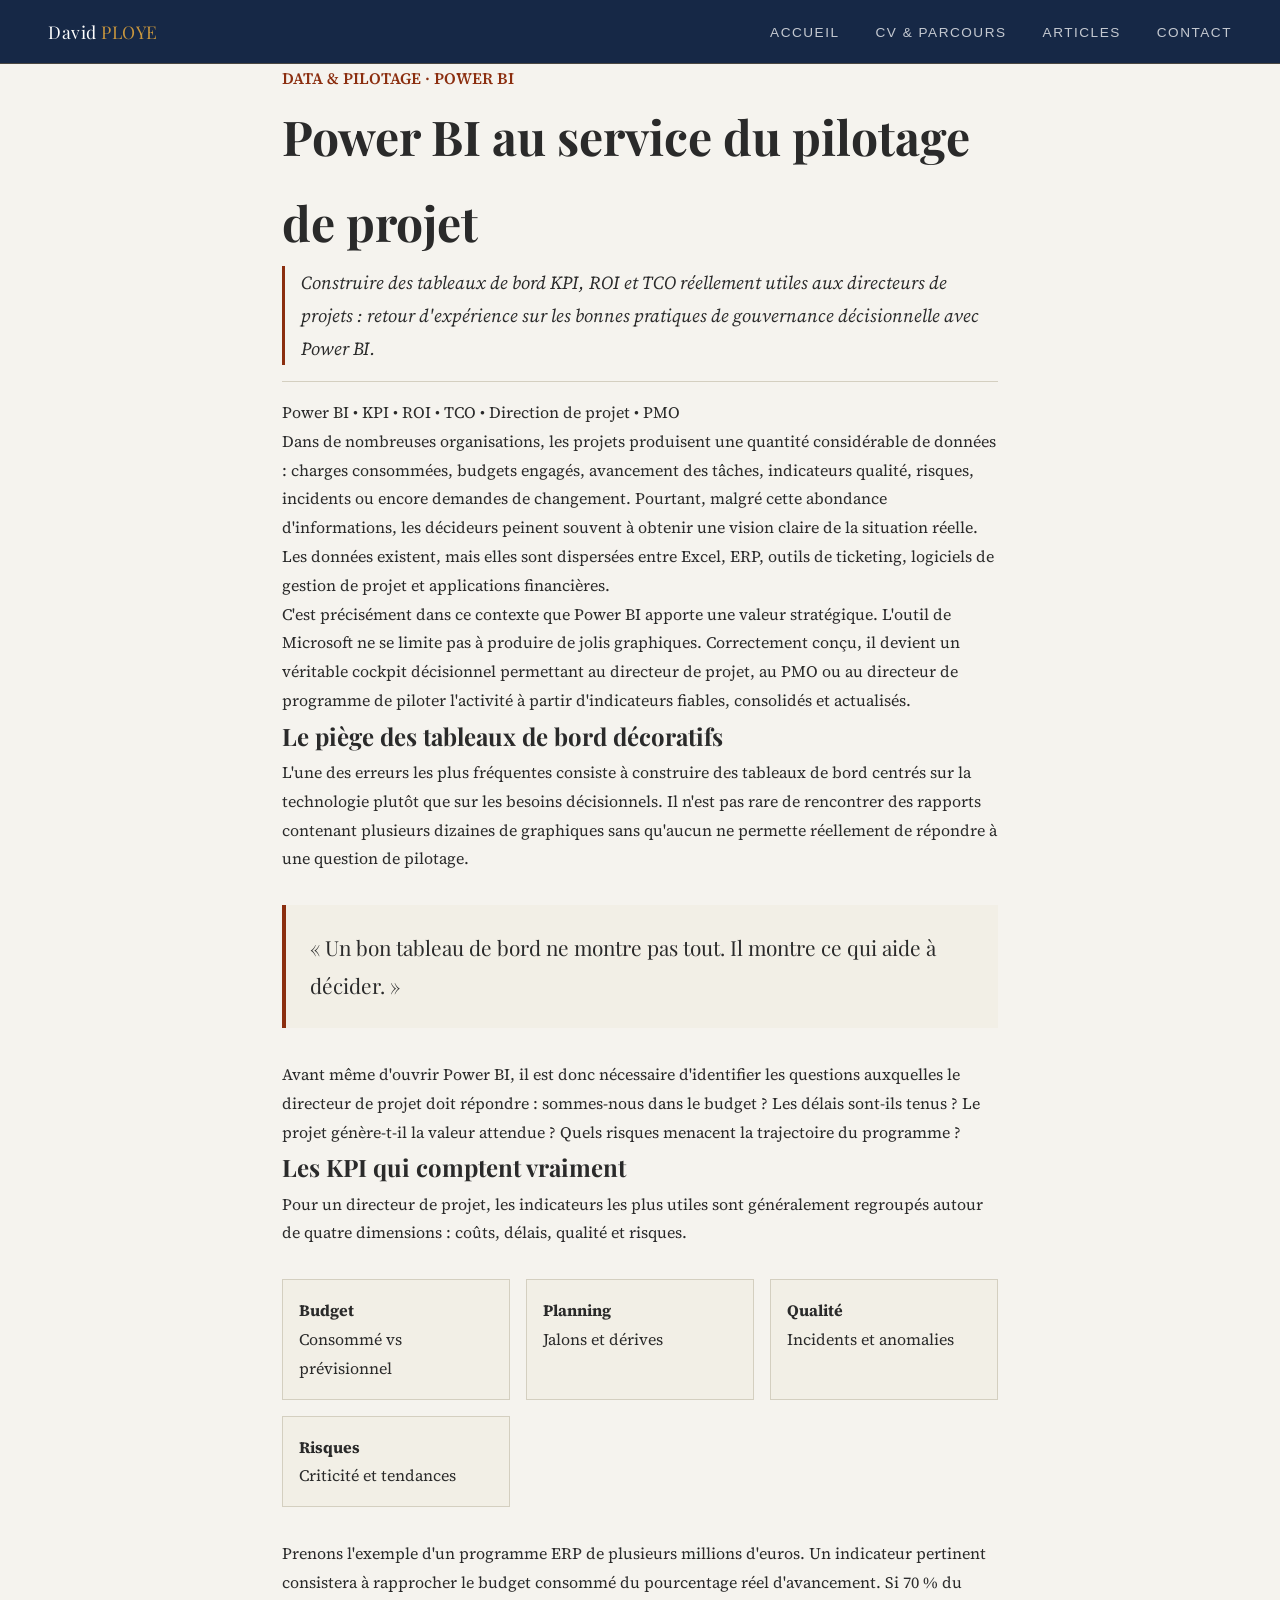
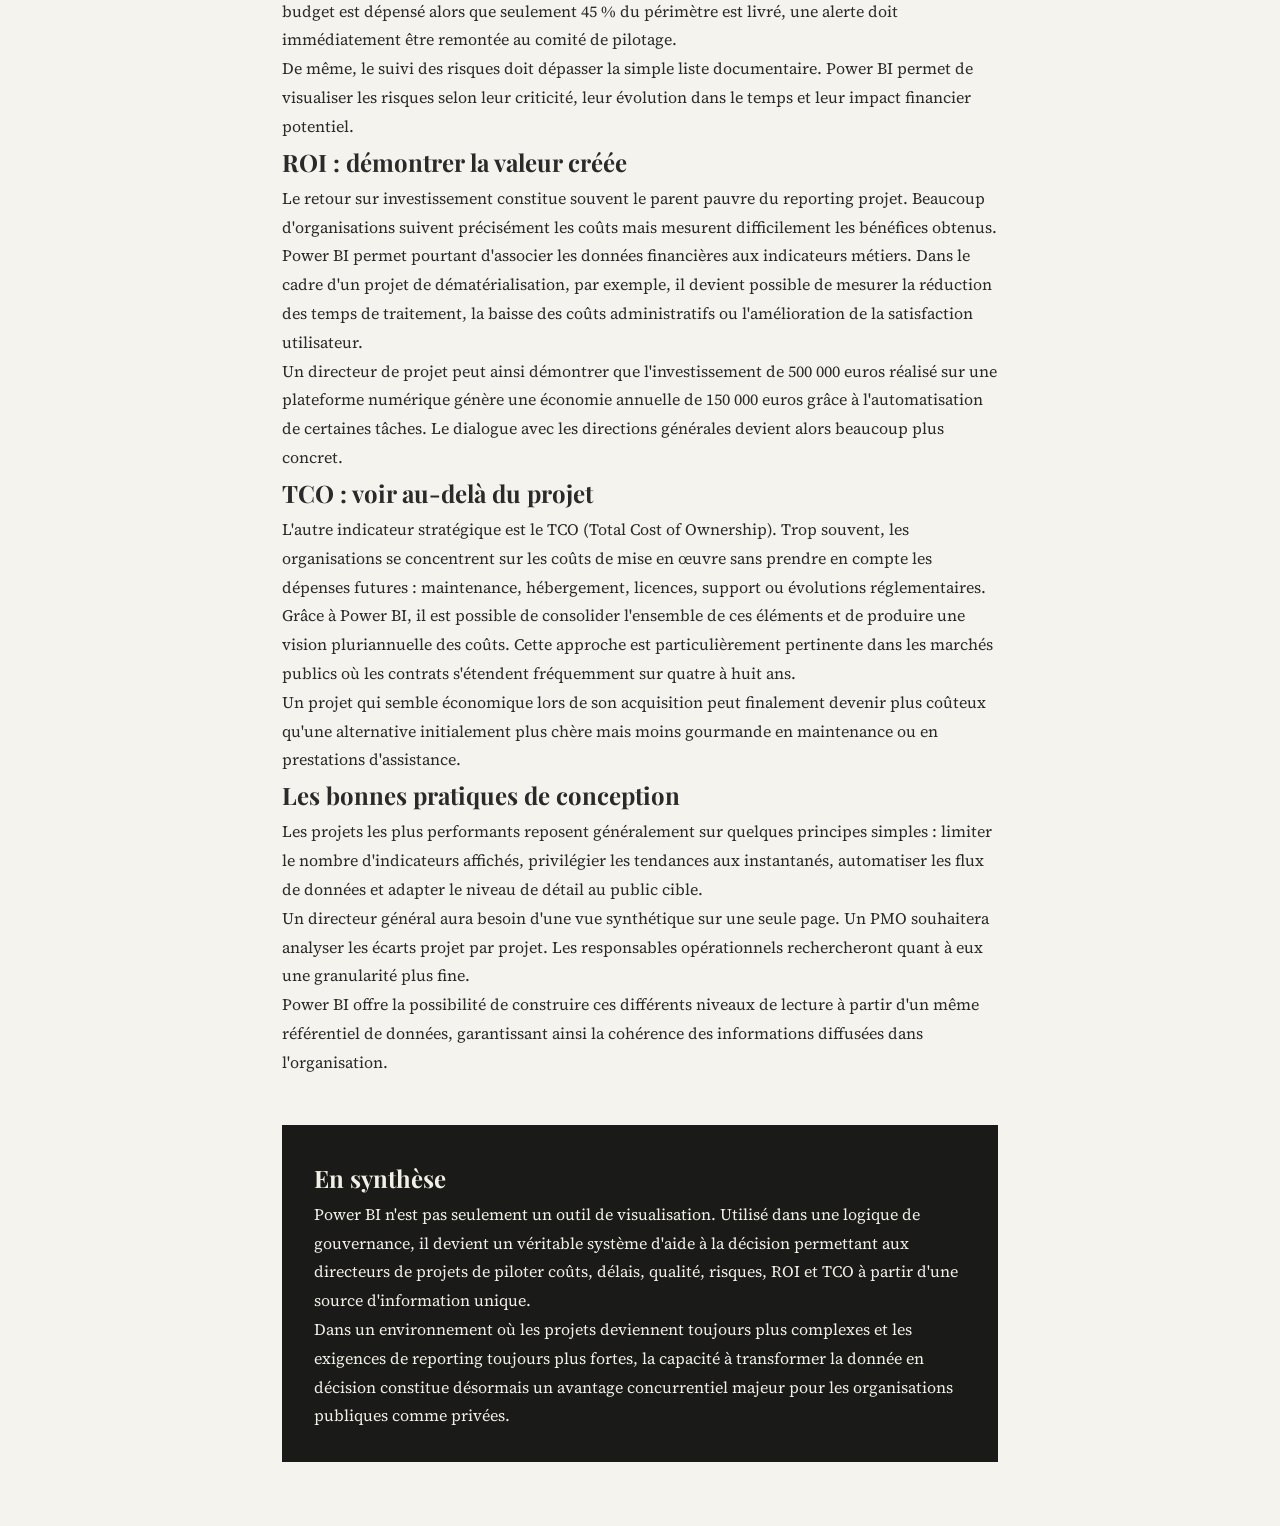
<file: Articles/article-powerbi-pilotage-projet.html>
<!DOCTYPE html>
<html lang="fr">
<head>
<meta charset="UTF-8">
<meta name="viewport" content="width=device-width, initial-scale=1.0">
<title>Power BI au service du pilotage de projet</title>
<link rel="preconnect" href="https://fonts.googleapis.com">
<link href="https://fonts.googleapis.com/css2?family=Playfair+Display:wght@400;700&family=Source+Serif+4:wght@300;400;600&display=swap" rel="stylesheet">
<link rel="stylesheet" href="styleA1.css">
</head>
<body>
<nav>
  <div class="nav-brand">David <span>PLOYE</span></div>
  <ul class="nav-links">
    <li><a href="https://lyxsys.github.io/index.html">Accueil</a></li>
    <li><a href="https://lyxsys.github.io/index.html#cv">CV & Parcours</a></li>
    <li><a href="https://lyxsys.github.io/index.html#blog">Articles</a></li>
    <li><a href="index.html#contact">Contact</a></li>
  </ul>
</nav>


<article class="page" style="max-width:780px;margin:0 auto;padding:4rem 2rem;font-family:'Source Serif 4',serif;line-height:1.8;">

<header class="article-header">
<span class="tag" style="color:#8b2e0f;text-transform:uppercase;font-weight:600;">Data &amp; Pilotage · Power BI</span>
<h1 style="font-family:'Playfair Display',serif;font-size:3rem;">
Power BI au service du pilotage de projet
</h1>

<p style="border-left:3px solid #8b2e0f;padding-left:1rem;font-style:italic;font-size:1.15rem;">
Construire des tableaux de bord KPI, ROI et TCO réellement utiles aux directeurs de projets : retour d'expérience sur les bonnes pratiques de gouvernance décisionnelle avec Power BI.
</p>

<div style="border-top:1px solid #d4cfc0;padding-top:1rem;margin-top:1rem;">
Power BI • KPI • ROI • TCO • Direction de projet • PMO
</div>
</header>

<section>
<p>
Dans de nombreuses organisations, les projets produisent une quantité considérable de données : charges consommées, budgets engagés, avancement des tâches, indicateurs qualité, risques, incidents ou encore demandes de changement. Pourtant, malgré cette abondance d'informations, les décideurs peinent souvent à obtenir une vision claire de la situation réelle. Les données existent, mais elles sont dispersées entre Excel, ERP, outils de ticketing, logiciels de gestion de projet et applications financières.
</p>

<p>
C'est précisément dans ce contexte que Power BI apporte une valeur stratégique. L'outil de Microsoft ne se limite pas à produire de jolis graphiques. Correctement conçu, il devient un véritable cockpit décisionnel permettant au directeur de projet, au PMO ou au directeur de programme de piloter l'activité à partir d'indicateurs fiables, consolidés et actualisés.
</p>
</section>

<section>
<h2 style="font-family:'Playfair Display',serif;">Le piège des tableaux de bord décoratifs</h2>

<p>
L'une des erreurs les plus fréquentes consiste à construire des tableaux de bord centrés sur la technologie plutôt que sur les besoins décisionnels. Il n'est pas rare de rencontrer des rapports contenant plusieurs dizaines de graphiques sans qu'aucun ne permette réellement de répondre à une question de pilotage.
</p>

<div style="background:#f2efe6;border-left:4px solid #8b2e0f;padding:1.5rem;margin:2rem 0;">
<p style="font-family:'Playfair Display',serif;font-size:1.3rem;margin:0;">
« Un bon tableau de bord ne montre pas tout. Il montre ce qui aide à décider. »
</p>
</div>

<p>
Avant même d'ouvrir Power BI, il est donc nécessaire d'identifier les questions auxquelles le directeur de projet doit répondre : sommes-nous dans le budget ? Les délais sont-ils tenus ? Le projet génère-t-il la valeur attendue ? Quels risques menacent la trajectoire du programme ?
</p>
</section>

<section>
<h2 style="font-family:'Playfair Display',serif;">Les KPI qui comptent vraiment</h2>

<p>
Pour un directeur de projet, les indicateurs les plus utiles sont généralement regroupés autour de quatre dimensions : coûts, délais, qualité et risques.
</p>

<div style="display:grid;grid-template-columns:repeat(auto-fit,minmax(180px,1fr));gap:1rem;margin:2rem 0;">
<div style="background:#f2efe6;padding:1rem;border:1px solid #d4cfc0;">
<strong>Budget</strong><br>
Consommé vs prévisionnel
</div>
<div style="background:#f2efe6;padding:1rem;border:1px solid #d4cfc0;">
<strong>Planning</strong><br>
Jalons et dérives
</div>
<div style="background:#f2efe6;padding:1rem;border:1px solid #d4cfc0;">
<strong>Qualité</strong><br>
Incidents et anomalies
</div>
<div style="background:#f2efe6;padding:1rem;border:1px solid #d4cfc0;">
<strong>Risques</strong><br>
Criticité et tendances
</div>
</div>

<p>
Prenons l'exemple d'un programme ERP de plusieurs millions d'euros. Un indicateur pertinent consistera à rapprocher le budget consommé du pourcentage réel d'avancement. Si 70 % du budget est dépensé alors que seulement 45 % du périmètre est livré, une alerte doit immédiatement être remontée au comité de pilotage.
</p>

<p>
De même, le suivi des risques doit dépasser la simple liste documentaire. Power BI permet de visualiser les risques selon leur criticité, leur évolution dans le temps et leur impact financier potentiel.
</p>
</section>

<section>
<h2 style="font-family:'Playfair Display',serif;">ROI : démontrer la valeur créée</h2>

<p>
Le retour sur investissement constitue souvent le parent pauvre du reporting projet. Beaucoup d'organisations suivent précisément les coûts mais mesurent difficilement les bénéfices obtenus.
</p>

<p>
Power BI permet pourtant d'associer les données financières aux indicateurs métiers. Dans le cadre d'un projet de dématérialisation, par exemple, il devient possible de mesurer la réduction des temps de traitement, la baisse des coûts administratifs ou l'amélioration de la satisfaction utilisateur.
</p>

<p>
Un directeur de projet peut ainsi démontrer que l'investissement de 500 000 euros réalisé sur une plateforme numérique génère une économie annuelle de 150 000 euros grâce à l'automatisation de certaines tâches. Le dialogue avec les directions générales devient alors beaucoup plus concret.
</p>
</section>

<section>
<h2 style="font-family:'Playfair Display',serif;">TCO : voir au-delà du projet</h2>

<p>
L'autre indicateur stratégique est le TCO (Total Cost of Ownership). Trop souvent, les organisations se concentrent sur les coûts de mise en œuvre sans prendre en compte les dépenses futures : maintenance, hébergement, licences, support ou évolutions réglementaires.
</p>

<p>
Grâce à Power BI, il est possible de consolider l'ensemble de ces éléments et de produire une vision pluriannuelle des coûts. Cette approche est particulièrement pertinente dans les marchés publics où les contrats s'étendent fréquemment sur quatre à huit ans.
</p>

<p>
Un projet qui semble économique lors de son acquisition peut finalement devenir plus coûteux qu'une alternative initialement plus chère mais moins gourmande en maintenance ou en prestations d'assistance.
</p>
</section>

<section>
<h2 style="font-family:'Playfair Display',serif;">Les bonnes pratiques de conception</h2>

<p>
Les projets les plus performants reposent généralement sur quelques principes simples : limiter le nombre d'indicateurs affichés, privilégier les tendances aux instantanés, automatiser les flux de données et adapter le niveau de détail au public cible.
</p>

<p>
Un directeur général aura besoin d'une vue synthétique sur une seule page. Un PMO souhaitera analyser les écarts projet par projet. Les responsables opérationnels rechercheront quant à eux une granularité plus fine.
</p>

<p>
Power BI offre la possibilité de construire ces différents niveaux de lecture à partir d'un même référentiel de données, garantissant ainsi la cohérence des informations diffusées dans l'organisation.
</p>
</section>

<div style="background:#1a1a18;color:#f2efe6;padding:2rem;margin-top:3rem;">
<h2 style="font-family:'Playfair Display',serif;color:#f2efe6;">En synthèse</h2>

<p>
Power BI n'est pas seulement un outil de visualisation. Utilisé dans une logique de gouvernance, il devient un véritable système d'aide à la décision permettant aux directeurs de projets de piloter coûts, délais, qualité, risques, ROI et TCO à partir d'une source d'information unique.
</p>

<p>
Dans un environnement où les projets deviennent toujours plus complexes et les exigences de reporting toujours plus fortes, la capacité à transformer la donnée en décision constitue désormais un avantage concurrentiel majeur pour les organisations publiques comme privées.
</p>
</div>

</article>
</body>
</html>
</file>
<file: style.css>
/* ___________________________________________
   style.css — Blog David PLOYE
   ___________________________________________ */

/* ── RESET & BASE ── */
*, *::before, *::after { box-sizing: border-box; margin: 0; padding: 0; }

:root {
  --navy:   #0f2240;
  --blue:   #1a4a8a;
  --sky:    #2d7dd2;
  --accent: #c8963e;
  --light:  #f5f3ee;
  --white:  #ffffff;
  --text:   #2a2a2a;
  --muted:  #6b7280;
  --border: #ddd8cf;
}

html { scroll-behavior: smooth; }

body {
  font-family: 'DM Sans', sans-serif;
  background: var(--light);
  color: var(--text);
  font-size: 16px;
  line-height: 1.7;
}

/* ── NAV ── */
nav {
  position: fixed; top: 0; left: 0; right: 0; z-index: 100;
  background: rgba(15,34,64,0.97);
  backdrop-filter: blur(8px);
  display: flex; align-items: center; justify-content: space-between;
  padding: 0 48px; height: 64px;
  border-bottom: 1px solid rgba(200,150,62,0.3);
}
.nav-brand {
  font-family: 'Playfair Display', serif;
  color: var(--white);
  font-size: 1.1rem;
  letter-spacing: 0.5px;
}
.nav-brand span { color: var(--accent); }
.nav-links { display: flex; gap: 36px; list-style: none; }
.nav-links a {
  color: rgba(255,255,255,0.75);
  text-decoration: none;
  font-size: 0.85rem;
  font-weight: 500;
  letter-spacing: 1.5px;
  text-transform: uppercase;
  transition: color 0.2s;
}
.nav-links a:hover { color: var(--accent); }

/* ── PRESA ── */
#presa {
  min-height: 100vh;
  background: linear-gradient(160deg, var(--navy) 0%, #162e5c 55%, #1e4a8e 100%);
  display: flex; align-items: center;
  position: relative; overflow: hidden;
  padding: 120px 0 80px;
}
.presa-grid-line {
  position: absolute; inset: 0; pointer-events: none;
  background-image:
    linear-gradient(rgba(255,255,255,0.03) 1px, transparent 1px),
    linear-gradient(90deg, rgba(255,255,255,0.03) 1px, transparent 1px);
  background-size: 80px 80px;
}
.presa-accent-bar {
  position: absolute; top: 0; left: 0; width: 5px; height: 100%;
  background: linear-gradient(180deg, var(--accent), transparent);
}
.presa-circle {
  position: absolute; right: -100px; top: 50%;
  transform: translateY(-50%);
  width: 600px; height: 600px; border-radius: 50%;
  background: radial-gradient(circle, rgba(45,125,210,0.12) 0%, transparent 70%);
}
.presa-inner {
  position: relative; z-index: 2;
  max-width: 1100px; margin: 0 auto; padding: 0 48px;
  display: grid; grid-template-columns: 1fr 340px; gap: 80px; align-items: center;
}
.presa-eyebrow {
  font-size: 0.75rem; font-weight: 500; letter-spacing: 3px;
  text-transform: uppercase; color: var(--accent);
  margin-bottom: 20px;
}
.presa-name {
  font-family: 'Playfair Display', serif;
  font-size: clamp(3rem, 6vw, 5rem);
  font-weight: 900;
  color: var(--white);
  line-height: 1.05;
  margin-bottom: 16px;
}
.presa-name em { color: var(--accent); font-style: normal; }
.presa-title {
  font-size: 1.3rem; font-weight: 300;
  color: rgba(255,255,255,0.8);
  margin-bottom: 32px;
  letter-spacing: 0.3px;
}
.presa-tags {
  display: flex; flex-wrap: wrap; gap: 10px; margin-bottom: 40px;
}
.presa-tags span {
  padding: 5px 14px; border: 1px solid rgba(200,150,62,0.4);
  border-radius: 20px; font-size: 0.78rem; color: rgba(255,255,255,0.7);
  letter-spacing: 0.5px;
}
.presa-contact { display: flex; flex-direction: column; gap: 8px; }
.presa-contact a {
  color: rgba(255,255,255,0.6); text-decoration: none;
  font-size: 0.88rem; transition: color 0.2s;
  display: flex; align-items: center; gap: 10px;
}
.presa-contact a:hover { color: var(--accent); }
.presa-contact .icon { font-size: 1rem; }
.presa-stats { display: flex; flex-direction: column; gap: 24px; }
.stat-card {
  background: rgba(255,255,255,0.05);
  border: 1px solid rgba(255,255,255,0.1);
  border-left: 3px solid var(--accent);
  padding: 24px 28px; border-radius: 4px;
  animation: fadeUp 0.8s ease both;
}
.stat-card:nth-child(2) { animation-delay: 0.15s; }
.stat-card:nth-child(3) { animation-delay: 0.3s; }
.stat-number {
  font-family: 'Playfair Display', serif;
  font-size: 2.6rem; font-weight: 900;
  color: var(--white); line-height: 1;
  margin-bottom: 4px;
}
.stat-label {
  font-size: 0.82rem; color: rgba(255,255,255,0.55);
  font-weight: 400; letter-spacing: 0.5px;
}

/* ── SECTIONS LAYOUT ── */
section { scroll-margin-top: 64px; }
.section-wrap { max-width: 1100px; margin: 0 auto; padding: 100px 48px; }
.section-header { margin-bottom: 60px; }
.section-label {
  font-size: 0.72rem; font-weight: 500; letter-spacing: 3px;
  text-transform: uppercase; color: var(--accent); margin-bottom: 12px;
}
.section-title {
  font-family: 'Playfair Display', serif;
  font-size: 2.4rem; font-weight: 700;
  color: var(--navy); line-height: 1.2;
}
.section-rule {
  width: 48px; height: 3px;
  background: var(--accent);
  margin-top: 16px; border-radius: 2px;
}

/* ── CV SECTION ── */
#cv { background: var(--white); }
.cv-grid {
  display: grid;
  grid-template-columns: 1fr 340px;
  gap: 60px;
}

/* Intro */
.cv-intro {
  background: linear-gradient(135deg, var(--navy), #1a4a8a);
  color: white; padding: 36px; border-radius: 6px;
  margin-bottom: 48px;
  position: relative; overflow: hidden;
}
.cv-intro::before {
  content: '"'; position: absolute; top: -20px; right: 20px;
  font-family: 'Playfair Display', serif;
  font-size: 10rem; color: rgba(255,255,255,0.05); line-height: 1;
}
.cv-intro p { font-size: 0.95rem; line-height: 1.8; color: rgba(255,255,255,0.85); }
.cv-intro p strong { color: var(--accent); }

/* Titre de groupe */
.exp-section-title {
  font-family: 'Playfair Display', serif;
  font-size: 1.3rem; color: var(--navy); font-weight: 700;
  margin-bottom: 16px; padding-bottom: 12px;
  border-bottom: 2px solid var(--border);
  display: flex; align-items: center; gap: 12px;
}
.exp-section-title .dot {
  width: 10px; height: 10px; border-radius: 50%;
  background: var(--accent); flex-shrink: 0;
}

/* ── ACCORDION TIMELINE ── */
.accordion { display: flex; flex-direction: column; gap: 8px; margin-bottom: 12px; }

.acc-item {
  border: 1px solid var(--border);
  border-radius: 6px;
  overflow: hidden;
  transition: box-shadow 0.2s;
}
.acc-item:hover { box-shadow: 0 4px 16px rgba(15,34,64,0.08); }
.acc-item.key { border-left: 3px solid var(--accent); }

/* En-tête cliquable */
.acc-header {
  display: flex;
  align-items: center;
  justify-content: space-between;
  padding: 16px 20px;
  cursor: pointer;
  background: var(--white);
  user-select: none;
  gap: 12px;
  transition: background 0.15s;
}
.acc-header:hover { background: #faf9f6; }
.acc-item.open .acc-header { background: #faf9f6; border-bottom: 1px solid var(--border); }

.acc-header-left { display: flex; align-items: baseline; gap: 14px; flex: 1; min-width: 0; flex-wrap: wrap; }
.acc-company { font-weight: 700; font-size: 1rem; color: var(--navy); white-space: nowrap; }
.acc-role     { font-size: 0.88rem; color: var(--sky); font-weight: 500; }

.acc-header-right { display: flex; align-items: center; gap: 12px; flex-shrink: 0; }
.acc-date {
  font-size: 0.78rem; font-weight: 500; color: var(--white);
  background: var(--sky); padding: 3px 10px; border-radius: 20px;
  white-space: nowrap;
}
.acc-arrow {
  width: 24px; height: 24px;
  display: flex; align-items: center; justify-content: center;
  color: var(--muted); flex-shrink: 0;
  transition: transform 0.3s ease;
}
.acc-item.open .acc-arrow { transform: rotate(180deg); color: var(--accent); }

/* Corps déroulant */
.acc-body {
  display: grid;
  grid-template-rows: 0fr;
  transition: grid-template-rows 0.35s ease;
}
.acc-item.open .acc-body { grid-template-rows: 1fr; }

.acc-body-inner {
  overflow: hidden;
  padding: 0 20px;
  transition: padding 0.35s ease;
}
.acc-item.open .acc-body-inner { padding: 20px; }

.tl-sector { font-size: 0.78rem; color: var(--muted); font-style: italic; margin-bottom: 10px; }
.tl-desc   { font-size: 0.88rem; color: #444; line-height: 1.7; margin-bottom: 12px; }
.tl-tech   { display: flex; flex-wrap: wrap; gap: 6px; }
.tl-tech span {
  font-size: 0.72rem; padding: 2px 9px;
  background: var(--light); border: 1px solid var(--border);
  border-radius: 3px; color: var(--navy); font-weight: 500;
}

/* Sidebar CV */
.cv-sidebar { display: flex; flex-direction: column; gap: 36px; }
.sidebar-block {
  background: var(--light);
  border: 1px solid var(--border);
  border-top: 3px solid var(--accent);
  padding: 28px; border-radius: 4px;
}
.sb-title {
  font-family: 'Playfair Display', serif;
  font-size: 1rem; font-weight: 700;
  color: var(--navy); margin-bottom: 18px;
  display: flex; align-items: center; gap: 8px;
}
.sb-title .icon { color: var(--accent); }
.skill-group { margin-bottom: 14px; }
.skill-group-name {
  font-size: 0.78rem; font-weight: 700; color: var(--navy);
  text-transform: uppercase; letter-spacing: 1px; margin-bottom: 6px;
}
.skill-pills { display: flex; flex-wrap: wrap; gap: 5px; }
.skill-pills span {
  font-size: 0.75rem; padding: 3px 10px;
  background: var(--white); border: 1px solid var(--border);
  border-radius: 3px; color: var(--text);
}
.sector-list { list-style: none; display: flex; flex-direction: column; gap: 8px; }
.sector-list li {
  font-size: 0.88rem; display: flex; align-items: center; gap: 10px; color: var(--text);
}
.sector-list li::before { content: '▸'; color: var(--accent); }
.lang-item {
  display: flex; justify-content: space-between; align-items: center;
  padding: 8px 0; border-bottom: 1px solid var(--border);
}
.lang-item:last-child { border-bottom: none; }
.lang-name { font-size: 0.9rem; font-weight: 500; }
.lang-level { font-size: 0.78rem; color: var(--muted); }
.formation-item { padding: 8px 0; border-bottom: 1px solid var(--border); }
.formation-item:last-child { border-bottom: none; }
.formation-title { font-size: 0.88rem; font-weight: 600; color: var(--navy); }
.formation-school { font-size: 0.8rem; color: var(--muted); }
.client-grid { display: flex; flex-wrap: wrap; gap: 6px; margin-top: 4px; }
.client-pill {
  font-size: 0.75rem; padding: 4px 10px;
  background: var(--navy); color: var(--white);
  border-radius: 3px; font-weight: 500;
}

/* ── BLOG SECTION ── */
#blog { background: var(--light); }
.blog-grid {
  display: grid;
  grid-template-columns: repeat(auto-fill, minmax(300px, 1fr));
  gap: 32px;
}
.blog-card {
  background: var(--white);
  border: 1px solid var(--border);
  border-radius: 6px; overflow: hidden;
  transition: transform 0.25s, box-shadow 0.25s;
  cursor: pointer;
}
.blog-card:hover {
  transform: translateY(-4px);
  box-shadow: 0 16px 40px rgba(15,34,64,0.1);
}
.blog-card-top {
  height: 6px;
  background: linear-gradient(90deg, var(--navy), var(--sky));
}
.blog-card-body { padding: 28px; }
.blog-tag {
  font-size: 0.7rem; font-weight: 700; letter-spacing: 2px;
  text-transform: uppercase; color: var(--accent); margin-bottom: 10px;
}
.blog-card-title {
  font-family: 'Playfair Display', serif;
  font-size: 1.2rem; font-weight: 700;
  color: var(--navy); line-height: 1.35; margin-bottom: 12px;
}
.blog-card-excerpt {
  font-size: 0.88rem; color: var(--muted);
  line-height: 1.7; margin-bottom: 20px;
}
.blog-card-footer {
  display: flex; justify-content: space-between; align-items: center;
  font-size: 0.78rem; color: var(--muted);
  border-top: 1px solid var(--border); padding-top: 16px;
}
.read-link { color: var(--sky); font-weight: 600; text-decoration: none; }
.read-link:hover { color: var(--navy); }
.blog-placeholder {
  grid-column: 1 / -1;
  background: linear-gradient(135deg, var(--navy), #1a4a8a);
  color: white; padding: 48px; border-radius: 6px; text-align: center;
}
.blog-placeholder p {
  color: rgba(255,255,255,0.7); font-size: 0.95rem; margin-top: 8px;
}

/* ── FOOTER ── */
footer {
  background: var(--navy);
  padding: 48px; text-align: center;
}
.footer-name {
  font-family: 'Playfair Display', serif;
  font-size: 1.5rem; color: var(--white); margin-bottom: 8px;
}
.footer-sub { font-size: 0.85rem; color: rgba(255,255,255,0.5); margin-bottom: 24px; }
.footer-contact-row {
  display: flex; justify-content: center; gap: 36px;
  flex-wrap: wrap; margin-bottom: 24px;
}
.footer-contact-row a {
  color: rgba(255,255,255,0.6); font-size: 0.85rem;
  text-decoration: none; transition: color 0.2s;
}
.footer-contact-row a:hover { color: var(--accent); }
.footer-divider { width: 40px; height: 2px; background: var(--accent); margin: 0 auto 20px; }
.footer-copy { font-size: 0.78rem; color: rgba(255,255,255,0.3); }

/* ── ANIMATIONS ── */
@keyframes fadeUp {
  from { opacity: 0; transform: translateY(20px); }
  to   { opacity: 1; transform: translateY(0); }
}
.presa-left  { animation: fadeUp 0.9s ease both; }
.presa-stats { animation: fadeUp 0.9s ease 0.2s both; }

/* ── RESPONSIVE ── */
@media (max-width: 900px) {
  nav { padding: 0 24px; }
  .nav-links { gap: 20px; }
  .presa-inner, .cv-grid { grid-template-columns: 1fr; }
  .presa-stats { flex-direction: row; flex-wrap: wrap; }
  .stat-card { flex: 1 1 140px; }
  .section-wrap { padding: 72px 24px; }
}
@media (max-width: 600px) {
  .nav-links { display: none; }
  .presa-name { font-size: 2.8rem; }
  .blog-grid { grid-template-columns: 1fr; }
  .acc-header-left { flex-direction: column; gap: 4px; }
}
</file>
<file: Articles/styleA1.css>
/* ___________________________________________
   style.css — Blog David PLOYE
   ___________________________________________ */

/* ── RESET & BASE ── */
*, *::before, *::after { box-sizing: border-box; margin: 0; padding: 0; }

:root {
  --navy:   #0f2240;
  --blue:   #1a4a8a;
  --sky:    #2d7dd2;
  --accent: #c8963e;
  --light:  #f5f3ee;
  --white:  #ffffff;
  --text:   #2a2a2a;
  --muted:  #6b7280;
  --border: #ddd8cf;
}

html { scroll-behavior: smooth; }

body {
  font-family: 'DM Sans', sans-serif;
  background: var(--light);
  color: var(--text);
  font-size: 16px;
  line-height: 1.7;
}

/* ── NAV ── */
nav {
  position: fixed; top: 0; left: 0; right: 0; z-index: 100;
  background: rgba(15,34,64,0.97);
  backdrop-filter: blur(8px);
  display: flex; align-items: center; justify-content: space-between;
  padding: 0 48px; height: 64px;
  border-bottom: 1px solid rgba(200,150,62,0.3);
}
.nav-brand {
  font-family: 'Playfair Display', serif;
  color: var(--white);
  font-size: 1.1rem;
  letter-spacing: 0.5px;
}
.nav-brand span { color: var(--accent); }
.nav-links { display: flex; gap: 36px; list-style: none; }
.nav-links a {
  color: rgba(255,255,255,0.75);
  text-decoration: none;
  font-size: 0.85rem;
  font-weight: 500;
  letter-spacing: 1.5px;
  text-transform: uppercase;
  transition: color 0.2s;
}
.nav-links a:hover { color: var(--accent); }

/* ── PRESA ── */
#presa {
  min-height: 100vh;
  background: linear-gradient(160deg, var(--navy) 0%, #162e5c 55%, #1e4a8e 100%);
  display: flex; align-items: center;
  position: relative; overflow: hidden;
  padding: 120px 0 80px;
}
.presa-grid-line {
  position: absolute; inset: 0; pointer-events: none;
  background-image:
    linear-gradient(rgba(255,255,255,0.03) 1px, transparent 1px),
    linear-gradient(90deg, rgba(255,255,255,0.03) 1px, transparent 1px);
  background-size: 80px 80px;
}
.presa-accent-bar {
  position: absolute; top: 0; left: 0; width: 5px; height: 100%;
  background: linear-gradient(180deg, var(--accent), transparent);
}
.presa-circle {
  position: absolute; right: -100px; top: 50%;
  transform: translateY(-50%);
  width: 600px; height: 600px; border-radius: 50%;
  background: radial-gradient(circle, rgba(45,125,210,0.12) 0%, transparent 70%);
}
.presa-inner {
  position: relative; z-index: 2;
  max-width: 1100px; margin: 0 auto; padding: 0 48px;
  display: grid; grid-template-columns: 1fr 340px; gap: 80px; align-items: center;
}
.presa-eyebrow {
  font-size: 0.75rem; font-weight: 500; letter-spacing: 3px;
  text-transform: uppercase; color: var(--accent);
  margin-bottom: 20px;
}
.presa-name {
  font-family: 'Playfair Display', serif;
  font-size: clamp(3rem, 6vw, 5rem);
  font-weight: 900;
  color: var(--white);
  line-height: 1.05;
  margin-bottom: 16px;
}
.presa-name em { color: var(--accent); font-style: normal; }
.presa-title {
  font-size: 1.3rem; font-weight: 300;
  color: rgba(255,255,255,0.8);
  margin-bottom: 32px;
  letter-spacing: 0.3px;
}
.presa-tags {
  display: flex; flex-wrap: wrap; gap: 10px; margin-bottom: 40px;
}
.presa-tags span {
  padding: 5px 14px; border: 1px solid rgba(200,150,62,0.4);
  border-radius: 20px; font-size: 0.78rem; color: rgba(255,255,255,0.7);
  letter-spacing: 0.5px;
}
.presa-contact { display: flex; flex-direction: column; gap: 8px; }
.presa-contact a {
  color: rgba(255,255,255,0.6); text-decoration: none;
  font-size: 0.88rem; transition: color 0.2s;
  display: flex; align-items: center; gap: 10px;
}
.presa-contact a:hover { color: var(--accent); }
.presa-contact .icon { font-size: 1rem; }
.presa-stats { display: flex; flex-direction: column; gap: 24px; }
.stat-card {
  background: rgba(255,255,255,0.05);
  border: 1px solid rgba(255,255,255,0.1);
  border-left: 3px solid var(--accent);
  padding: 24px 28px; border-radius: 4px;
  animation: fadeUp 0.8s ease both;
}
.stat-card:nth-child(2) { animation-delay: 0.15s; }
.stat-card:nth-child(3) { animation-delay: 0.3s; }
.stat-number {
  font-family: 'Playfair Display', serif;
  font-size: 2.6rem; font-weight: 900;
  color: var(--white); line-height: 1;
  margin-bottom: 4px;
}
.stat-label {
  font-size: 0.82rem; color: rgba(255,255,255,0.55);
  font-weight: 400; letter-spacing: 0.5px;
}

/* ── SECTIONS LAYOUT ── */
section { scroll-margin-top: 64px; }
.section-wrap { max-width: 1100px; margin: 0 auto; padding: 100px 48px; }
.section-header { margin-bottom: 60px; }
.section-label {
  font-size: 0.72rem; font-weight: 500; letter-spacing: 3px;
  text-transform: uppercase; color: var(--accent); margin-bottom: 12px;
}
.section-title {
  font-family: 'Playfair Display', serif;
  font-size: 2.4rem; font-weight: 700;
  color: var(--navy); line-height: 1.2;
}
.section-rule {
  width: 48px; height: 3px;
  background: var(--accent);
  margin-top: 16px; border-radius: 2px;
}

/* ── CV SECTION ── */
#cv { background: var(--white); }
.cv-grid {
  display: grid;
  grid-template-columns: 1fr 340px;
  gap: 60px;
}

/* Intro */
.cv-intro {
  background: linear-gradient(135deg, var(--navy), #1a4a8a);
  color: white; padding: 36px; border-radius: 6px;
  margin-bottom: 48px;
  position: relative; overflow: hidden;
}
.cv-intro::before {
  content: '"'; position: absolute; top: -20px; right: 20px;
  font-family: 'Playfair Display', serif;
  font-size: 10rem; color: rgba(255,255,255,0.05); line-height: 1;
}
.cv-intro p { font-size: 0.95rem; line-height: 1.8; color: rgba(255,255,255,0.85); }
.cv-intro p strong { color: var(--accent); }

/* Titre de groupe */
.exp-section-title {
  font-family: 'Playfair Display', serif;
  font-size: 1.3rem; color: var(--navy); font-weight: 700;
  margin-bottom: 16px; padding-bottom: 12px;
  border-bottom: 2px solid var(--border);
  display: flex; align-items: center; gap: 12px;
}
.exp-section-title .dot {
  width: 10px; height: 10px; border-radius: 50%;
  background: var(--accent); flex-shrink: 0;
}

/* ── ACCORDION TIMELINE ── */
.accordion { display: flex; flex-direction: column; gap: 8px; margin-bottom: 12px; }

.acc-item {
  border: 1px solid var(--border);
  border-radius: 6px;
  overflow: hidden;
  transition: box-shadow 0.2s;
}
.acc-item:hover { box-shadow: 0 4px 16px rgba(15,34,64,0.08); }
.acc-item.key { border-left: 3px solid var(--accent); }

/* En-tête cliquable */
.acc-header {
  display: flex;
  align-items: center;
  justify-content: space-between;
  padding: 16px 20px;
  cursor: pointer;
  background: var(--white);
  user-select: none;
  gap: 12px;
  transition: background 0.15s;
}
.acc-header:hover { background: #faf9f6; }
.acc-item.open .acc-header { background: #faf9f6; border-bottom: 1px solid var(--border); }

.acc-header-left { display: flex; align-items: baseline; gap: 14px; flex: 1; min-width: 0; flex-wrap: wrap; }
.acc-company { font-weight: 700; font-size: 1rem; color: var(--navy); white-space: nowrap; }
.acc-role     { font-size: 0.88rem; color: var(--sky); font-weight: 500; }

.acc-header-right { display: flex; align-items: center; gap: 12px; flex-shrink: 0; }
.acc-date {
  font-size: 0.78rem; font-weight: 500; color: var(--white);
  background: var(--sky); padding: 3px 10px; border-radius: 20px;
  white-space: nowrap;
}
.acc-arrow {
  width: 24px; height: 24px;
  display: flex; align-items: center; justify-content: center;
  color: var(--muted); flex-shrink: 0;
  transition: transform 0.3s ease;
}
.acc-item.open .acc-arrow { transform: rotate(180deg); color: var(--accent); }

/* Corps déroulant */
.acc-body {
  display: grid;
  grid-template-rows: 0fr;
  transition: grid-template-rows 0.35s ease;
}
.acc-item.open .acc-body { grid-template-rows: 1fr; }

.acc-body-inner {
  overflow: hidden;
  padding: 0 20px;
  transition: padding 0.35s ease;
}
.acc-item.open .acc-body-inner { padding: 20px; }

.tl-sector { font-size: 0.78rem; color: var(--muted); font-style: italic; margin-bottom: 10px; }
.tl-desc   { font-size: 0.88rem; color: #444; line-height: 1.7; margin-bottom: 12px; }
.tl-tech   { display: flex; flex-wrap: wrap; gap: 6px; }
.tl-tech span {
  font-size: 0.72rem; padding: 2px 9px;
  background: var(--light); border: 1px solid var(--border);
  border-radius: 3px; color: var(--navy); font-weight: 500;
}

/* Sidebar CV */
.cv-sidebar { display: flex; flex-direction: column; gap: 36px; }
.sidebar-block {
  background: var(--light);
  border: 1px solid var(--border);
  border-top: 3px solid var(--accent);
  padding: 28px; border-radius: 4px;
}
.sb-title {
  font-family: 'Playfair Display', serif;
  font-size: 1rem; font-weight: 700;
  color: var(--navy); margin-bottom: 18px;
  display: flex; align-items: center; gap: 8px;
}
.sb-title .icon { color: var(--accent); }
.skill-group { margin-bottom: 14px; }
.skill-group-name {
  font-size: 0.78rem; font-weight: 700; color: var(--navy);
  text-transform: uppercase; letter-spacing: 1px; margin-bottom: 6px;
}
.skill-pills { display: flex; flex-wrap: wrap; gap: 5px; }
.skill-pills span {
  font-size: 0.75rem; padding: 3px 10px;
  background: var(--white); border: 1px solid var(--border);
  border-radius: 3px; color: var(--text);
}
.sector-list { list-style: none; display: flex; flex-direction: column; gap: 8px; }
.sector-list li {
  font-size: 0.88rem; display: flex; align-items: center; gap: 10px; color: var(--text);
}
.sector-list li::before { content: '▸'; color: var(--accent); }
.lang-item {
  display: flex; justify-content: space-between; align-items: center;
  padding: 8px 0; border-bottom: 1px solid var(--border);
}
.lang-item:last-child { border-bottom: none; }
.lang-name { font-size: 0.9rem; font-weight: 500; }
.lang-level { font-size: 0.78rem; color: var(--muted); }
.formation-item { padding: 8px 0; border-bottom: 1px solid var(--border); }
.formation-item:last-child { border-bottom: none; }
.formation-title { font-size: 0.88rem; font-weight: 600; color: var(--navy); }
.formation-school { font-size: 0.8rem; color: var(--muted); }
.client-grid { display: flex; flex-wrap: wrap; gap: 6px; margin-top: 4px; }
.client-pill {
  font-size: 0.75rem; padding: 4px 10px;
  background: var(--navy); color: var(--white);
  border-radius: 3px; font-weight: 500;
}

/* ── BLOG SECTION ── */
#blog { background: var(--light); }
.blog-grid {
  display: grid;
  grid-template-columns: repeat(auto-fill, minmax(300px, 1fr));
  gap: 32px;
}
.blog-card {
  background: var(--white);
  border: 1px solid var(--border);
  border-radius: 6px; overflow: hidden;
  transition: transform 0.25s, box-shadow 0.25s;
  cursor: pointer;
}
.blog-card:hover {
  transform: translateY(-4px);
  box-shadow: 0 16px 40px rgba(15,34,64,0.1);
}
.blog-card-top {
  height: 6px;
  background: linear-gradient(90deg, var(--navy), var(--sky));
}
.blog-card-body { padding: 28px; }
.blog-tag {
  font-size: 0.7rem; font-weight: 700; letter-spacing: 2px;
  text-transform: uppercase; color: var(--accent); margin-bottom: 10px;
}
.blog-card-title {
  font-family: 'Playfair Display', serif;
  font-size: 1.2rem; font-weight: 700;
  color: var(--navy); line-height: 1.35; margin-bottom: 12px;
}
.blog-card-excerpt {
  font-size: 0.88rem; color: var(--muted);
  line-height: 1.7; margin-bottom: 20px;
}
.blog-card-footer {
  display: flex; justify-content: space-between; align-items: center;
  font-size: 0.78rem; color: var(--muted);
  border-top: 1px solid var(--border); padding-top: 16px;
}
.read-link { color: var(--sky); font-weight: 600; text-decoration: none; }
.read-link:hover { color: var(--navy); }
.blog-placeholder {
  grid-column: 1 / -1;
  background: linear-gradient(135deg, var(--navy), #1a4a8a);
  color: white; padding: 48px; border-radius: 6px; text-align: center;
}
.blog-placeholder p {
  color: rgba(255,255,255,0.7); font-size: 0.95rem; margin-top: 8px;
}

/* ── FOOTER ── */
footer {
  background: var(--navy);
  padding: 48px; text-align: center;
}
.footer-name {
  font-family: 'Playfair Display', serif;
  font-size: 1.5rem; color: var(--white); margin-bottom: 8px;
}
.footer-sub { font-size: 0.85rem; color: rgba(255,255,255,0.5); margin-bottom: 24px; }
.footer-contact-row {
  display: flex; justify-content: center; gap: 36px;
  flex-wrap: wrap; margin-bottom: 24px;
}
.footer-contact-row a {
  color: rgba(255,255,255,0.6); font-size: 0.85rem;
  text-decoration: none; transition: color 0.2s;
}
.footer-contact-row a:hover { color: var(--accent); }
.footer-divider { width: 40px; height: 2px; background: var(--accent); margin: 0 auto 20px; }
.footer-copy { font-size: 0.78rem; color: rgba(255,255,255,0.3); }

/* ── ANIMATIONS ── */
@keyframes fadeUp {
  from { opacity: 0; transform: translateY(20px); }
  to   { opacity: 1; transform: translateY(0); }
}
.presa-left  { animation: fadeUp 0.9s ease both; }
.presa-stats { animation: fadeUp 0.9s ease 0.2s both; }

/* ── RESPONSIVE ── */
@media (max-width: 900px) {
  nav { padding: 0 24px; }
  .nav-links { gap: 20px; }
  .presa-inner, .cv-grid { grid-template-columns: 1fr; }
  .presa-stats { flex-direction: row; flex-wrap: wrap; }
  .stat-card { flex: 1 1 140px; }
  .section-wrap { padding: 72px 24px; }
}
@media (max-width: 600px) {
  .nav-links { display: none; }
  .presa-name { font-size: 2.8rem; }
  .blog-grid { grid-template-columns: 1fr; }
  .acc-header-left { flex-direction: column; gap: 4px; }
}
/* ── COMPORTEMENT PROPRE À CONCLUSION ── */
.conclusion strong {
    color: #c8963e;   /* jaune doré */
    font-weight: bold;
}
</file>
